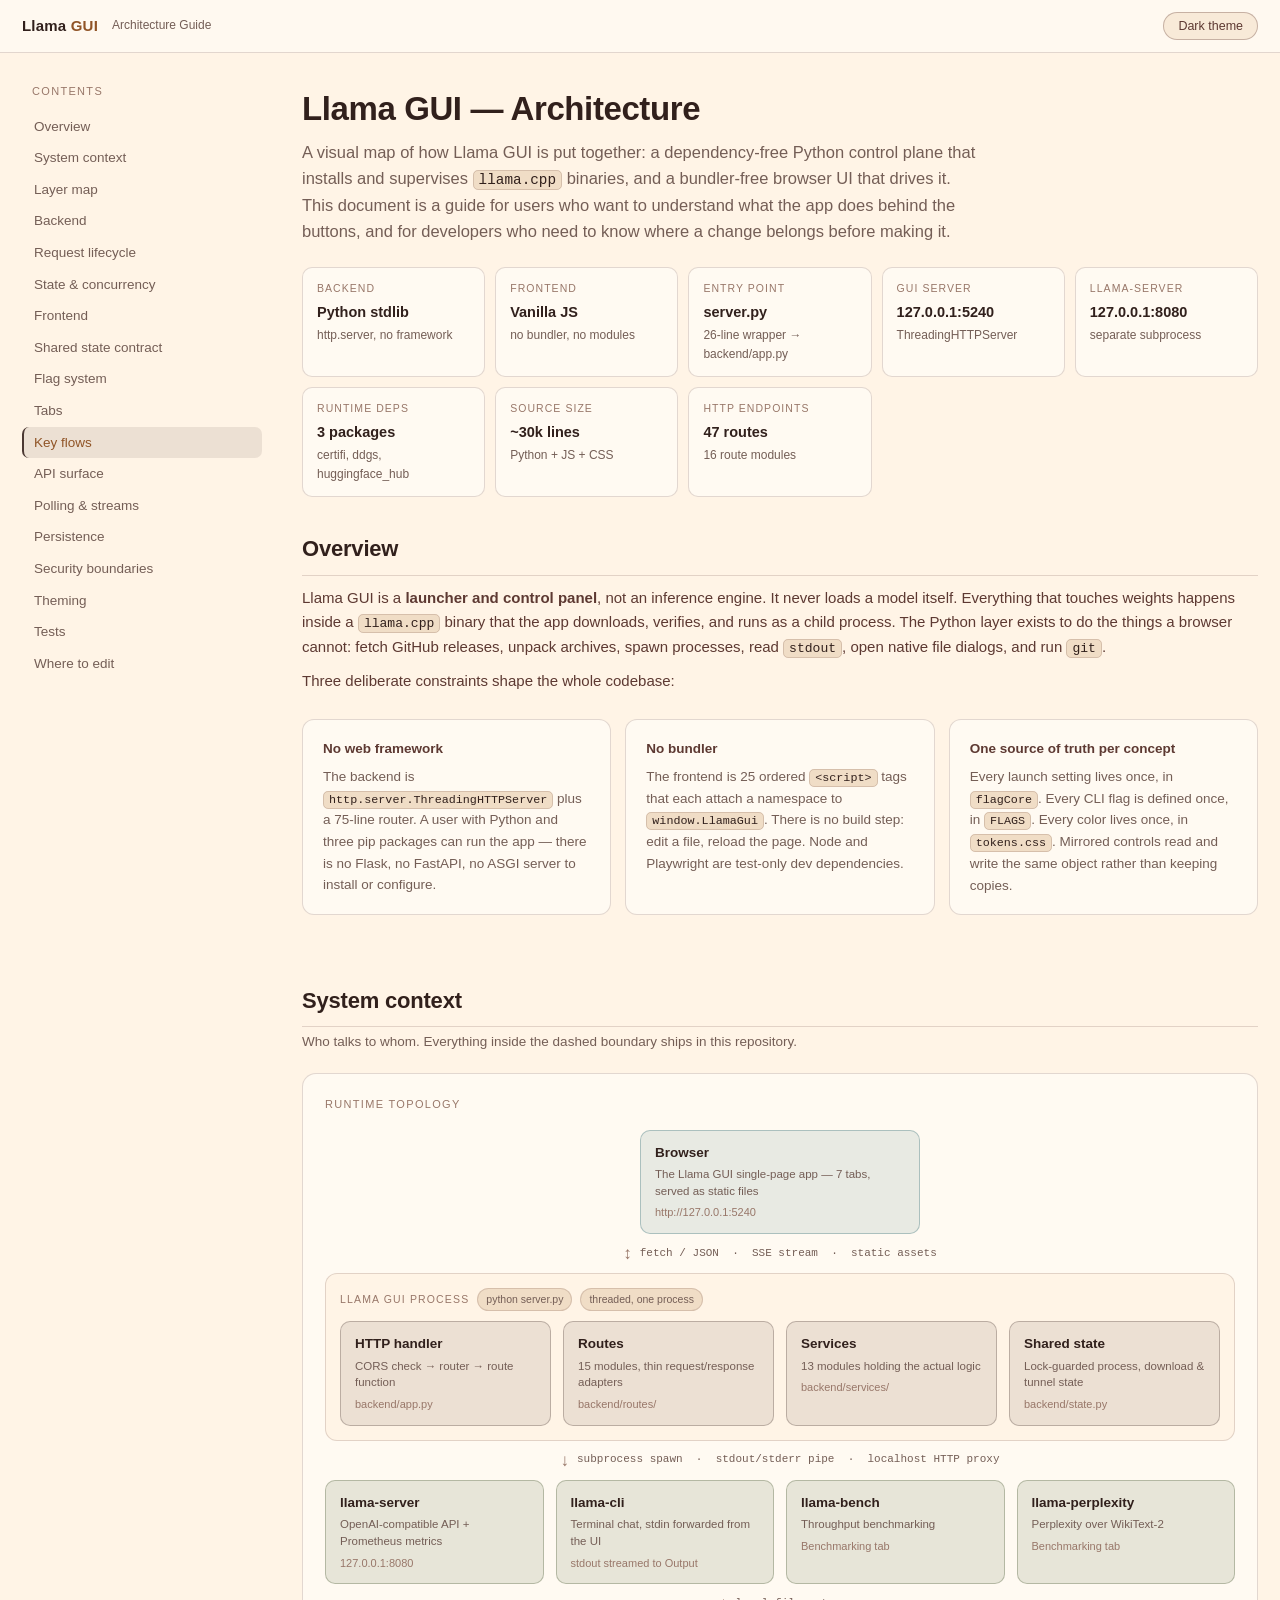
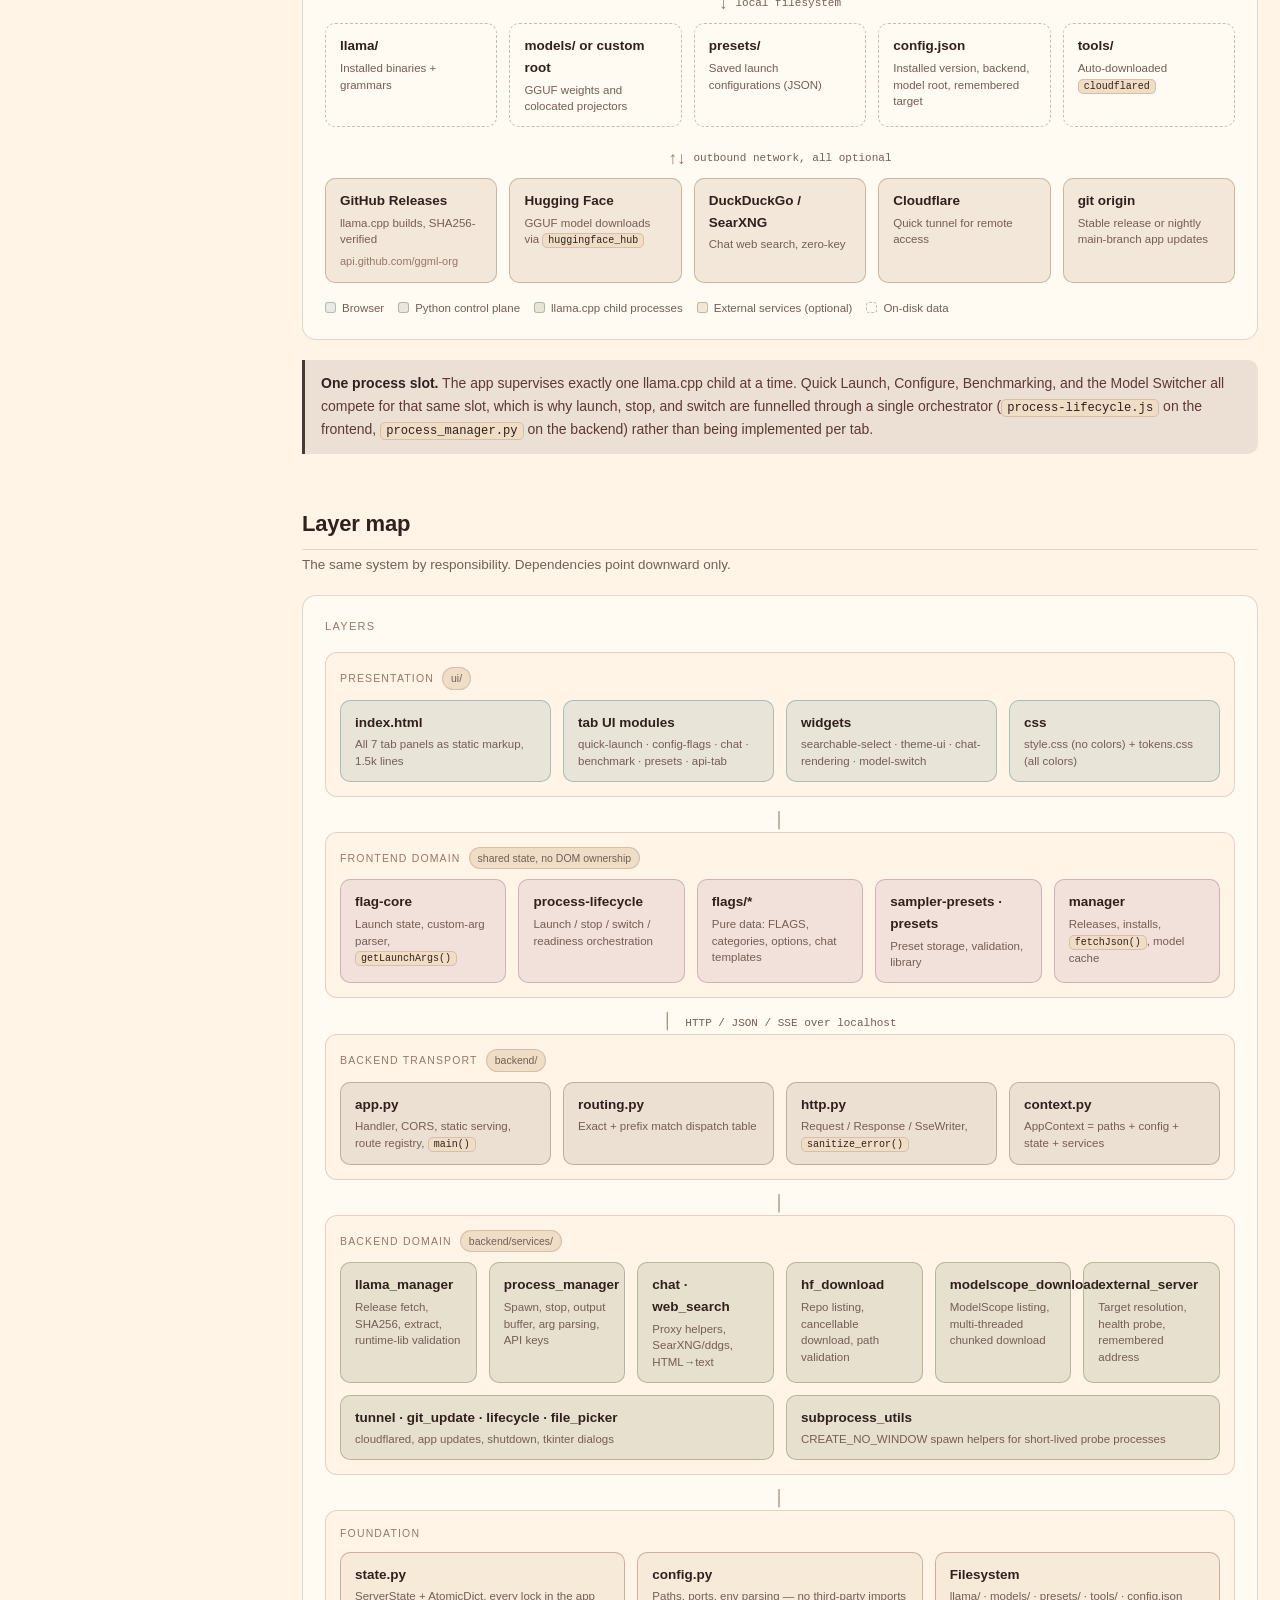
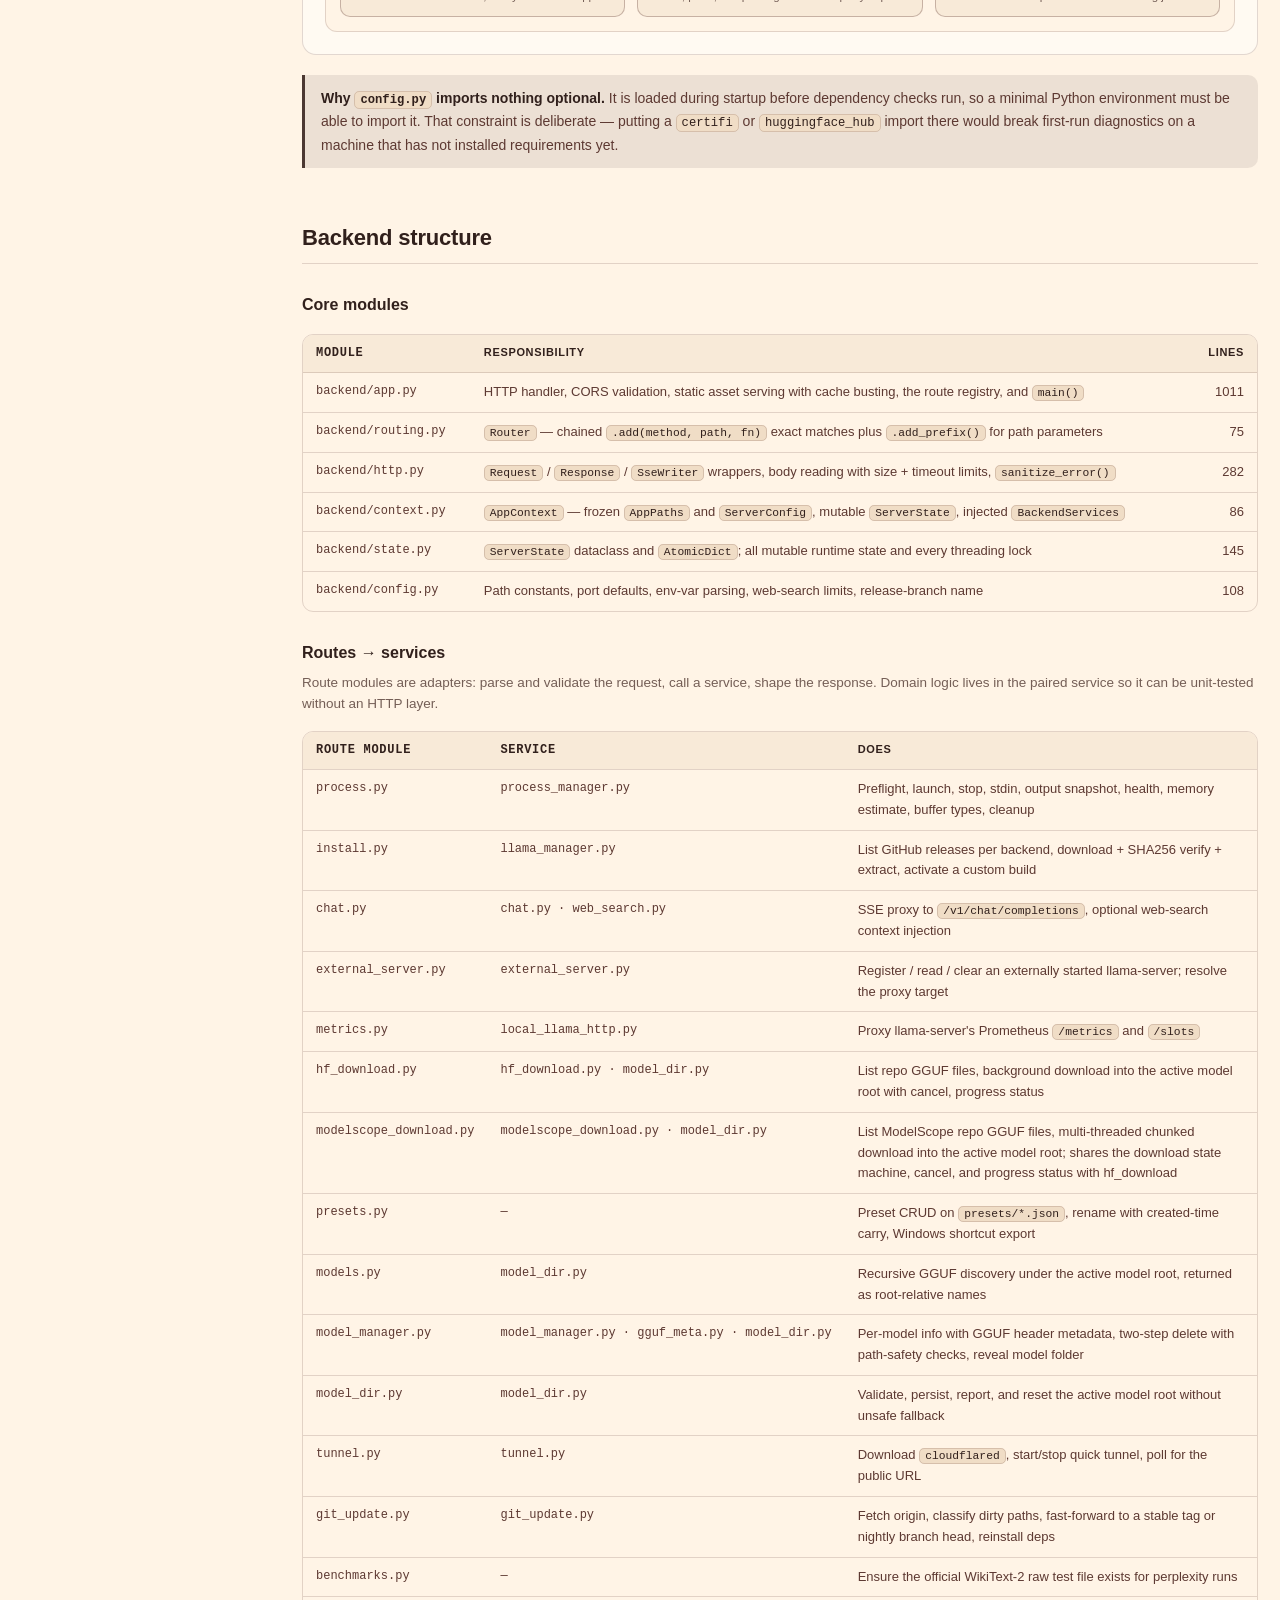
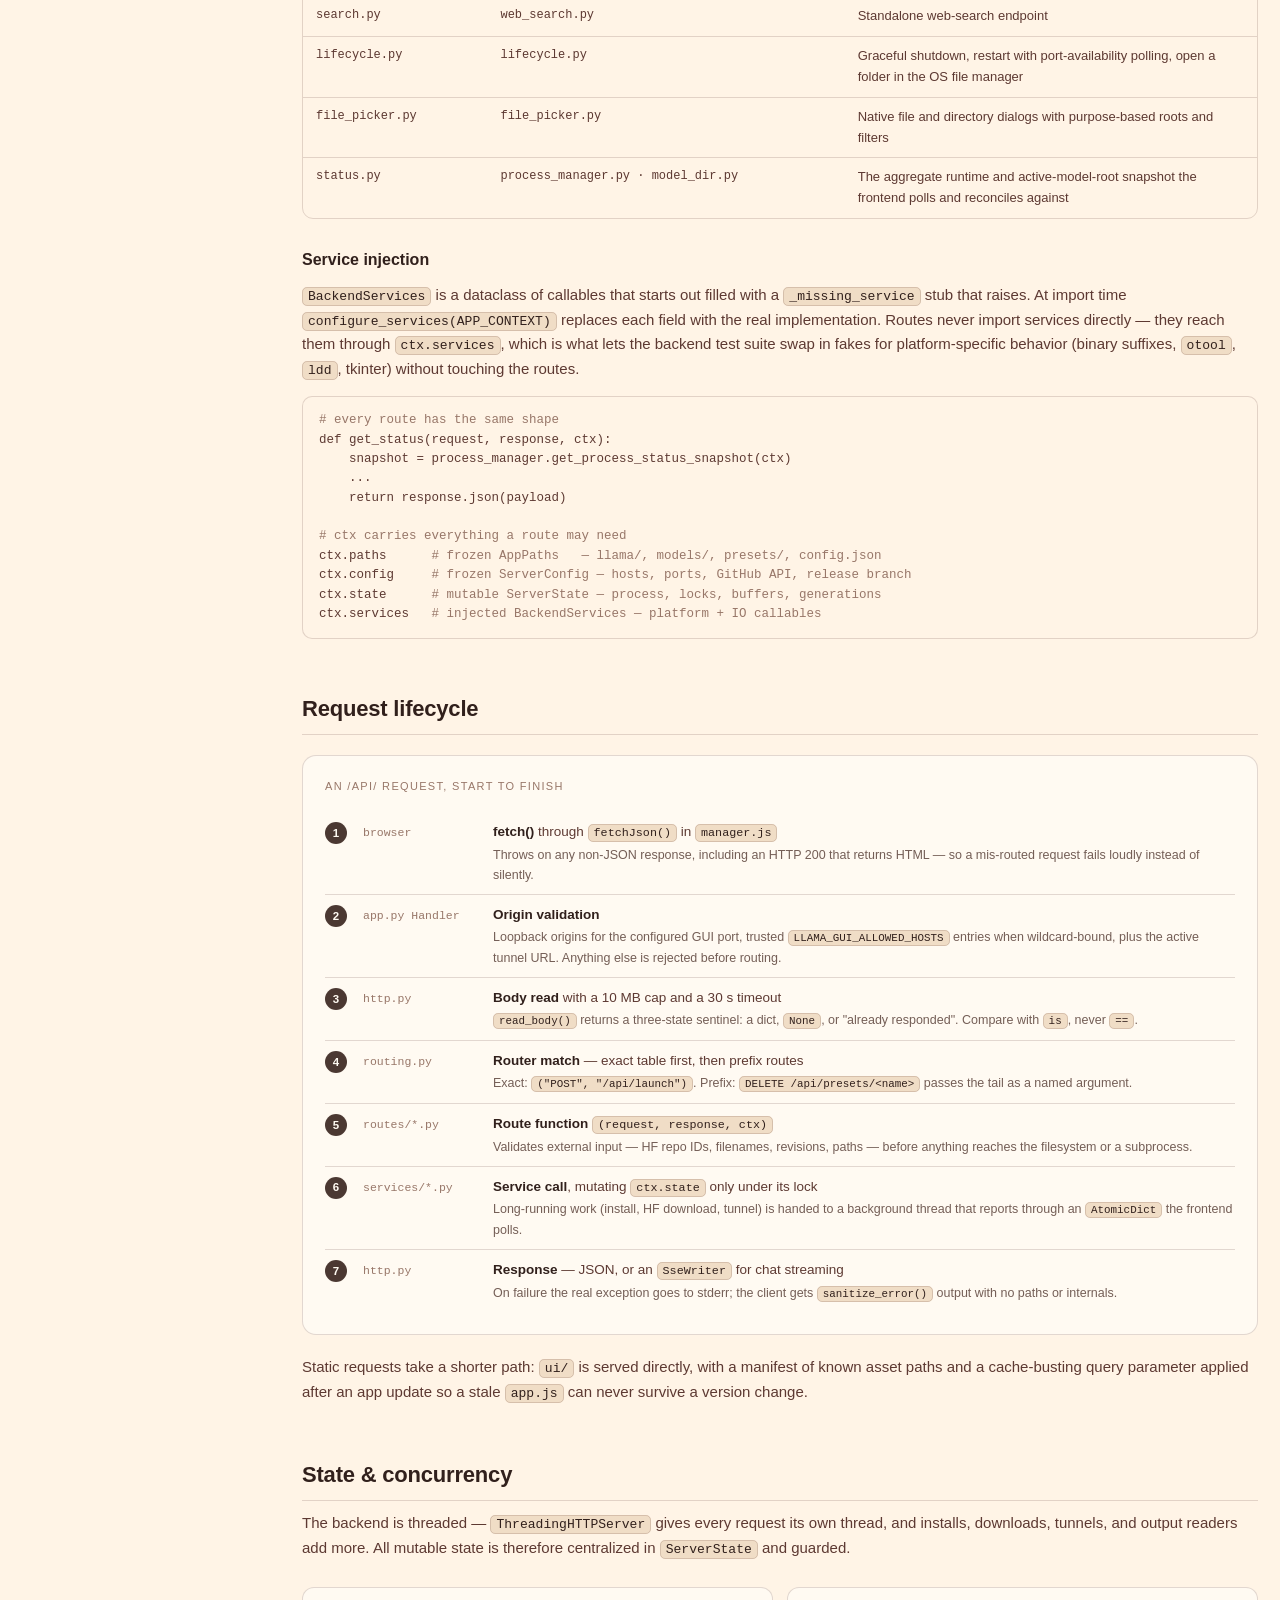
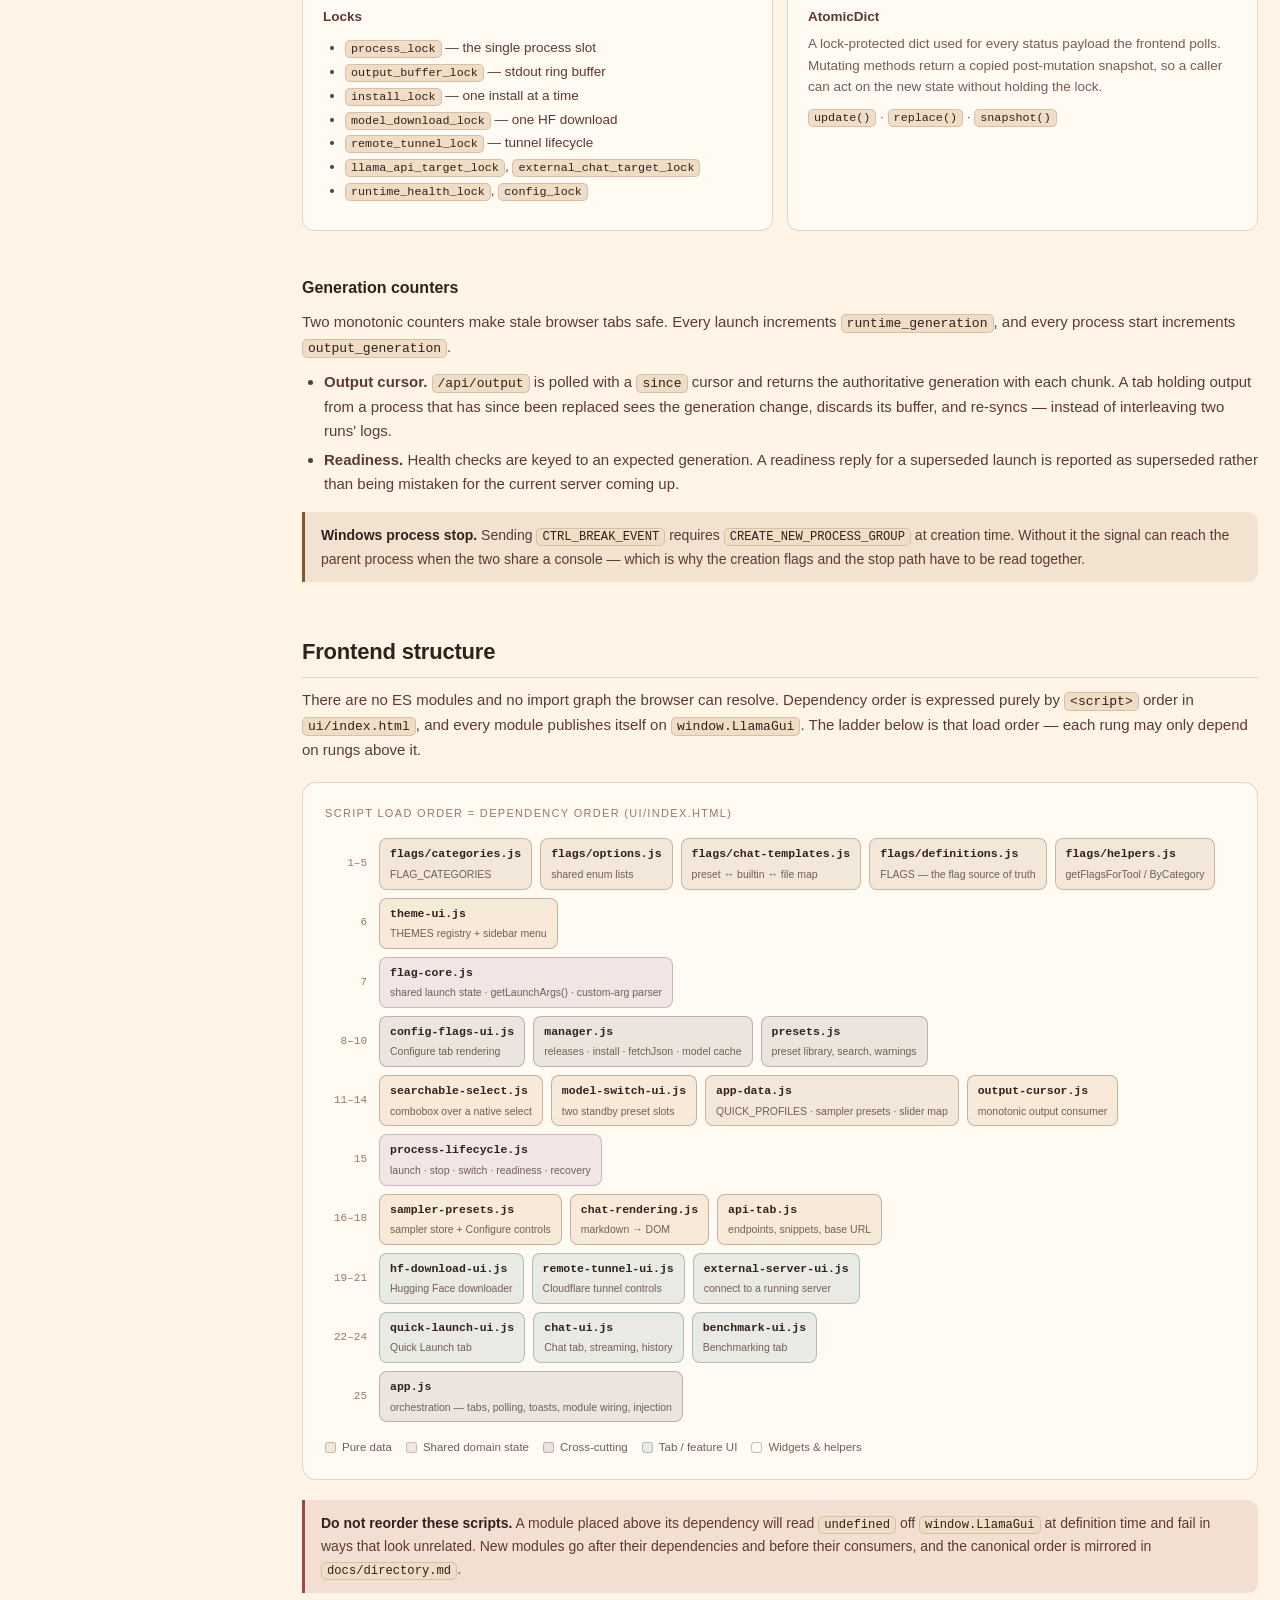
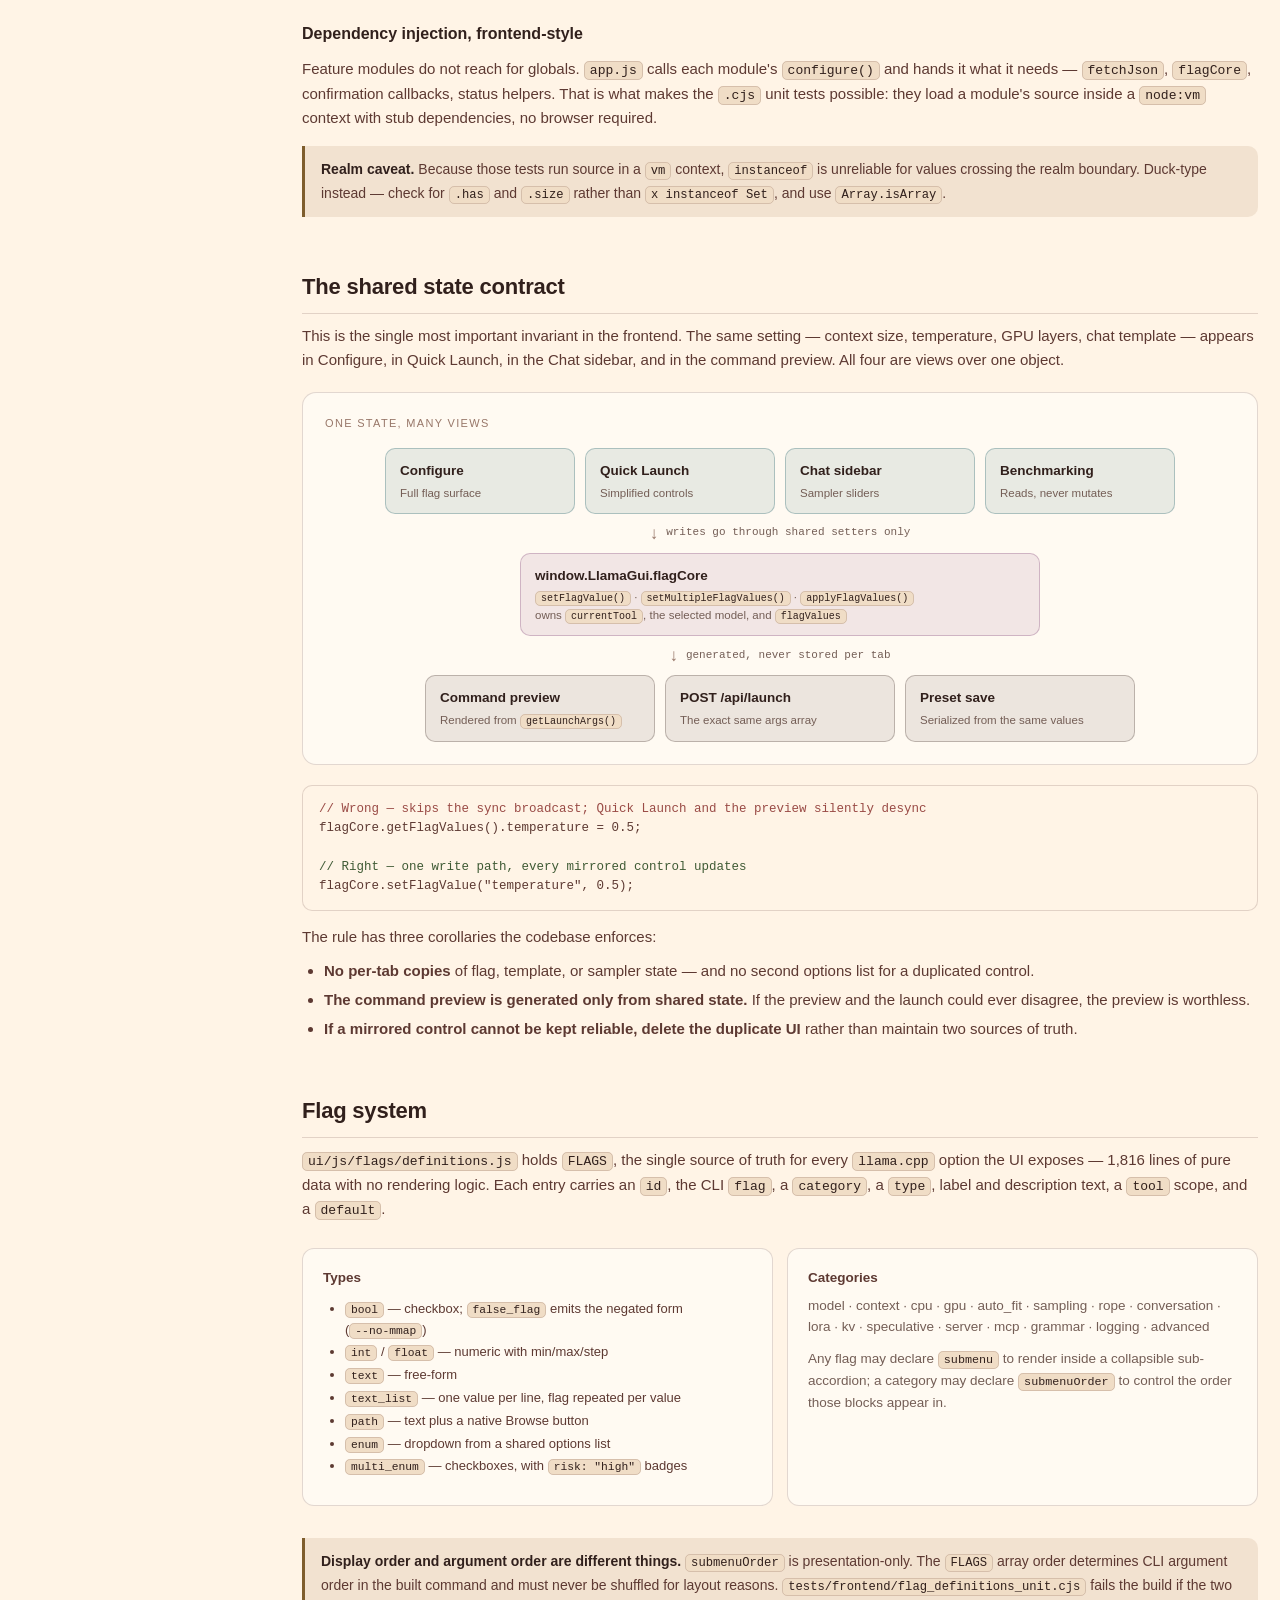
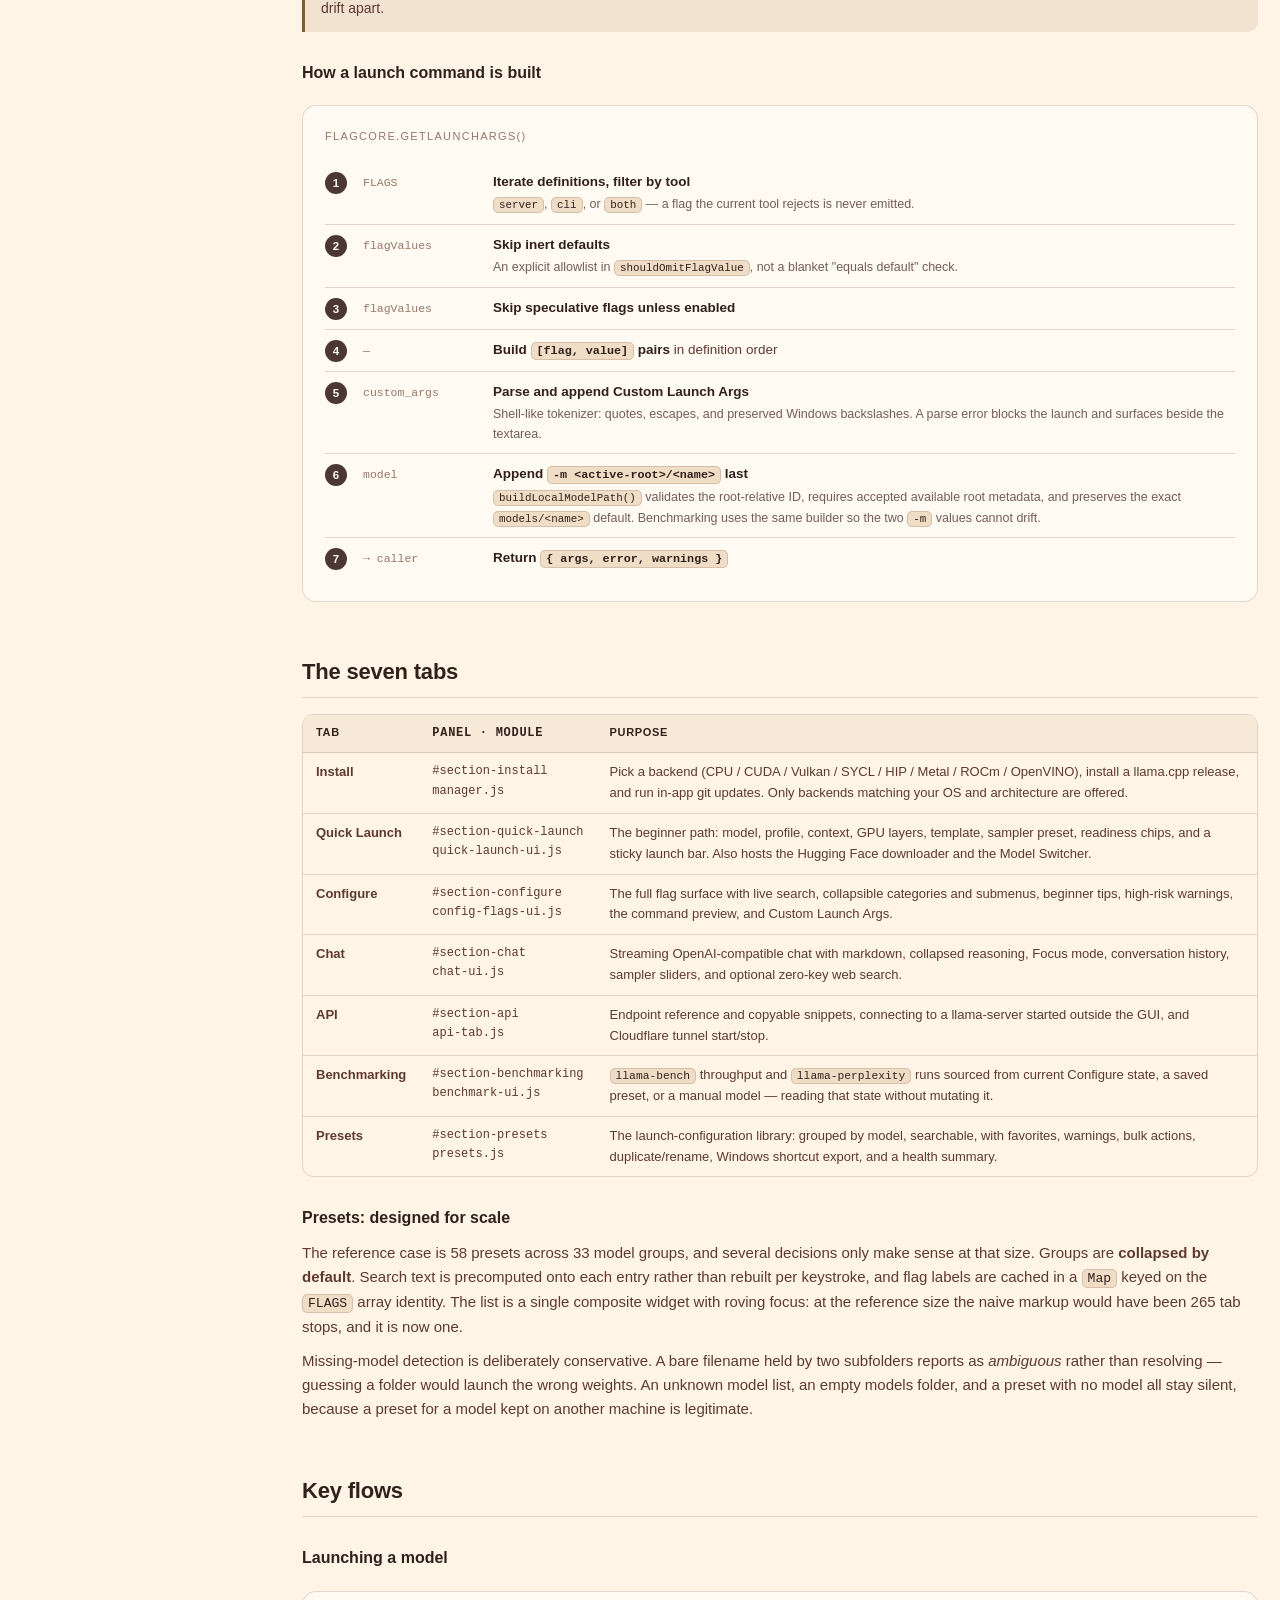
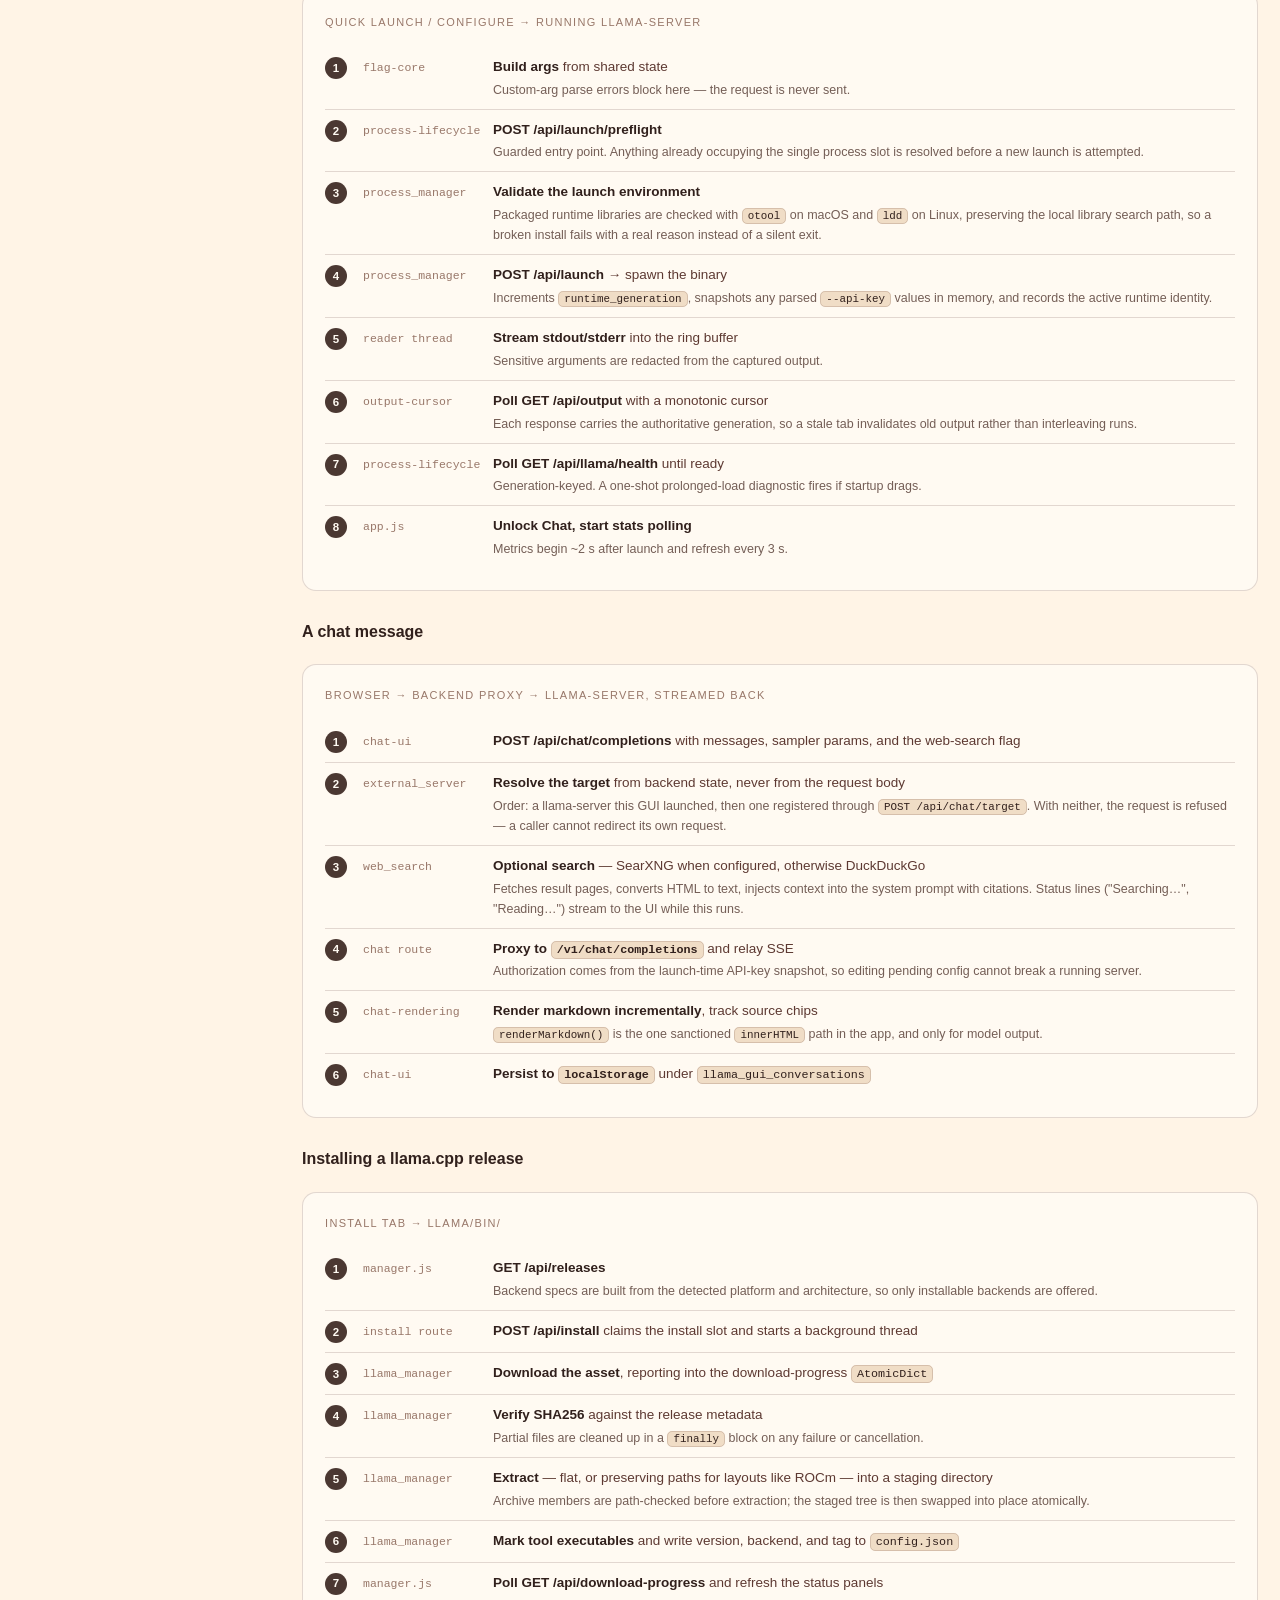
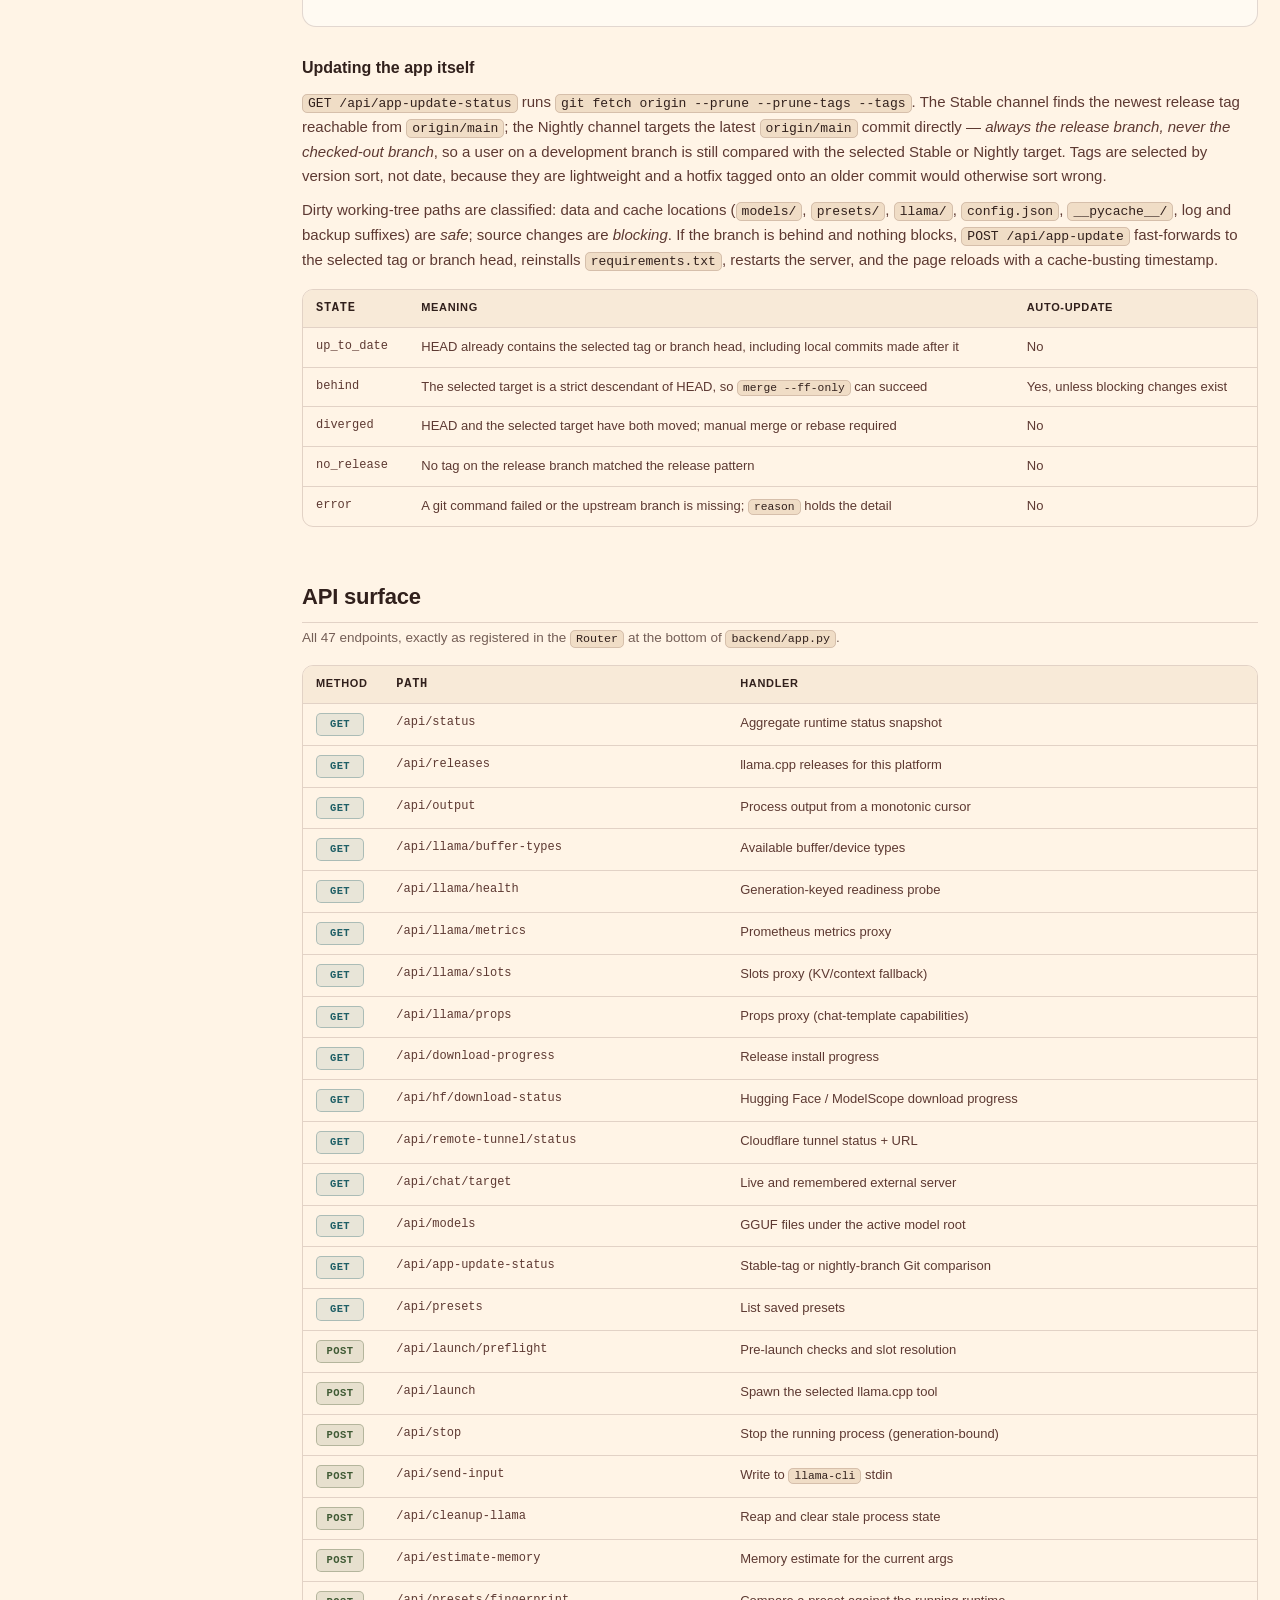
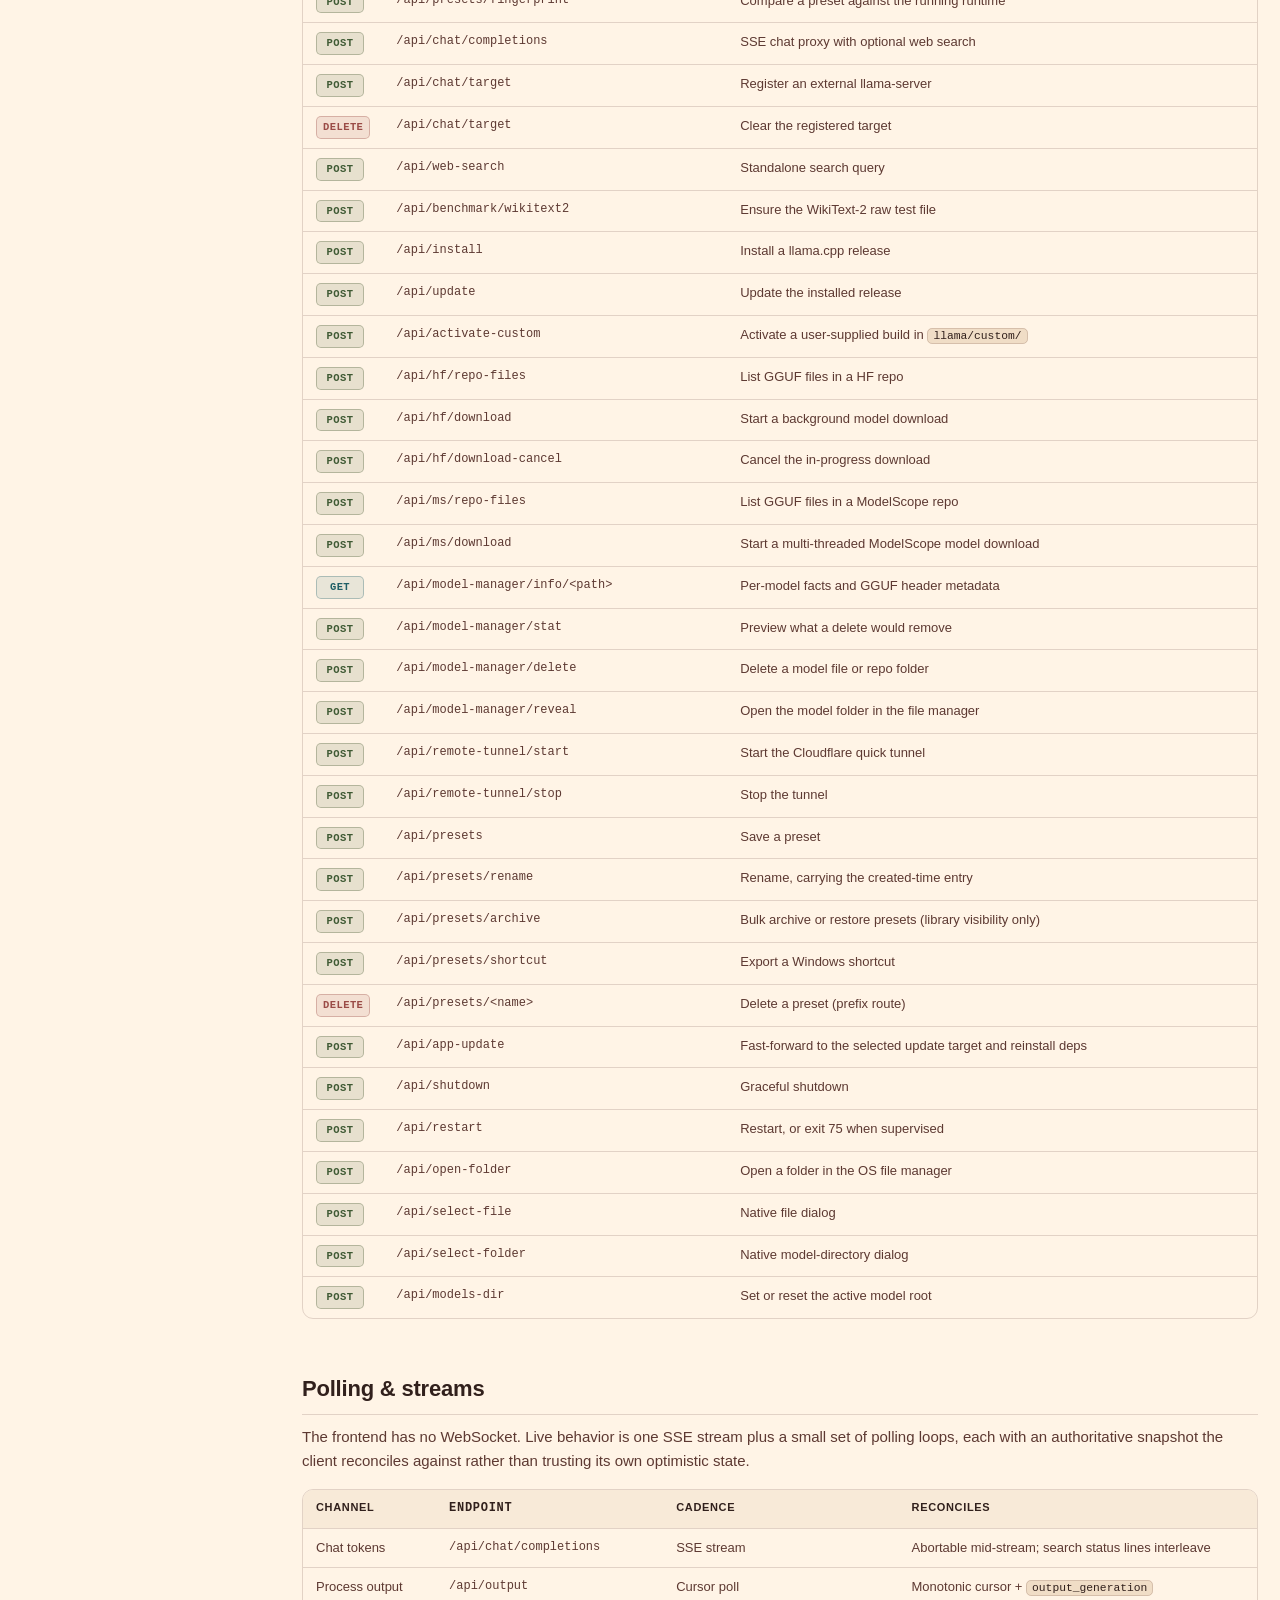
<file: docs/architecture.html>
<!DOCTYPE html>
<html lang="en" data-theme="tokyo">
<head>
<meta charset="utf-8">
<meta name="viewport" content="width=device-width, initial-scale=1">
<title>Llama GUI — Architecture Guide</title>
<style>
/* ------------------------------------------------------------------
   Palette mirrors ui/css/tokens.css (Tokyo = dark, Cappuccino = light)
   so this document looks like the app it documents.
   ------------------------------------------------------------------ */
:root, :root[data-theme="tokyo"] {
    color-scheme: dark;
    --bg-base: #0f111a;
    --bg-surface: #161824;
    --bg-raised: #1c1f2e;
    --bg-elevated: #232738;
    --bg-hover: #2a2e42;
    --fg: #c8cef5;
    --fg-muted: #8b91b0;
    --fg-bright: #eaecf8;
    --fg-faint: #6a7090;
    --accent: #6c9bff;
    --accent-text: #6c9bff;
    --accent-subtle: rgba(108, 155, 255, 0.12);
    --accent-border: rgba(108, 155, 255, 0.30);
    --on-accent: #0a0e1a;
    --green: #6ee08a;
    --green-subtle: rgba(110, 224, 138, 0.12);
    --green-border: rgba(110, 224, 138, 0.30);
    --red: #ff6b8a;
    --red-subtle: rgba(255, 107, 138, 0.12);
    --red-border: rgba(255, 107, 138, 0.30);
    --yellow: #f0c75e;
    --yellow-subtle: rgba(240, 199, 94, 0.12);
    --yellow-border: rgba(240, 199, 94, 0.30);
    --magenta: #c98bff;
    --magenta-subtle: rgba(201, 139, 255, 0.12);
    --magenta-border: rgba(201, 139, 255, 0.30);
    --cyan: #63d8e0;
    --cyan-subtle: rgba(99, 216, 224, 0.12);
    --cyan-border: rgba(99, 216, 224, 0.30);
    --border: rgba(200, 206, 245, 0.14);
    --border-strong: rgba(200, 206, 245, 0.26);
    --shadow: 0 10px 30px rgba(0, 0, 0, 0.35);
}
:root[data-theme="cappuccino"] {
    color-scheme: light;
    --bg-base: #fff4e6;
    --bg-surface: #fffaf2;
    --bg-raised: #f8ead8;
    --bg-elevated: #f0ddc6;
    --bg-hover: #ead2b6;
    --fg: #5d3932;
    --fg-muted: #745e56;
    --fg-bright: #31201c;
    --fg-faint: #987769;
    --accent: #4b3832;
    --accent-text: #905426;
    --accent-subtle: rgba(75, 56, 50, 0.10);
    --accent-border: rgba(75, 56, 50, 0.30);
    --on-accent: #fffaf2;
    --green: #3f5a34;
    --green-subtle: rgba(89, 104, 68, 0.14);
    --green-border: rgba(89, 104, 68, 0.36);
    --red: #9a4b46;
    --red-subtle: rgba(154, 75, 70, 0.12);
    --red-border: rgba(154, 75, 70, 0.32);
    --yellow: #7e5d2d;
    --yellow-subtle: rgba(190, 155, 123, 0.20);
    --yellow-border: rgba(126, 93, 45, 0.34);
    --magenta: #7d3f74;
    --magenta-subtle: rgba(125, 63, 116, 0.10);
    --magenta-border: rgba(125, 63, 116, 0.30);
    --cyan: #1f5f66;
    --cyan-subtle: rgba(31, 95, 102, 0.10);
    --cyan-border: rgba(31, 95, 102, 0.30);
    --border: rgba(93, 57, 50, 0.18);
    --border-strong: rgba(93, 57, 50, 0.32);
    --shadow: 0 10px 26px rgba(93, 57, 50, 0.14);
}

* { box-sizing: border-box; }
html { scroll-behavior: smooth; scroll-padding-top: 84px; }
body {
    margin: 0;
    background: var(--bg-base);
    color: var(--fg);
    font: 15px/1.6 "Segoe UI", -apple-system, BlinkMacSystemFont, Roboto, Helvetica, Arial, sans-serif;
    -webkit-font-smoothing: antialiased;
}
code, .mono, pre {
    font-family: "Cascadia Code", "JetBrains Mono", Consolas, "SF Mono", Menlo, monospace;
}
code {
    background: var(--bg-elevated);
    border: 1px solid var(--border);
    border-radius: 5px;
    padding: 1px 5px;
    font-size: 0.87em;
    color: var(--fg-bright);
    white-space: nowrap;
}
a { color: var(--accent-text); text-decoration: none; }
a:hover { text-decoration: underline; }

/* ---------------- top bar ---------------- */
.topbar {
    position: sticky; top: 0; z-index: 40;
    display: flex; align-items: center; gap: 14px;
    padding: 12px 22px;
    background: color-mix(in srgb, var(--bg-surface) 88%, transparent);
    backdrop-filter: blur(12px);
    border-bottom: 1px solid var(--border);
}
.topbar .brand { font-weight: 700; color: var(--fg-bright); letter-spacing: .2px; }
.topbar .brand span { color: var(--accent-text); }
.topbar .spacer { flex: 1; }
.topbar .meta { font-size: 12px; color: var(--fg-muted); }
.theme-btn {
    border: 1px solid var(--border-strong);
    background: var(--bg-raised);
    color: var(--fg);
    border-radius: 999px;
    padding: 6px 14px;
    font-size: 12.5px;
    cursor: pointer;
}
.theme-btn:hover { background: var(--bg-hover); }

/* ---------------- layout ---------------- */
.shell {
    display: grid;
    grid-template-columns: 246px minmax(0, 1fr);
    gap: 34px;
    max-width: 1360px;
    margin: 0 auto;
    padding: 30px 22px 90px;
}
nav.toc {
    position: sticky; top: 74px;
    align-self: start;
    max-height: calc(100vh - 100px);
    overflow-y: auto;
    font-size: 13.5px;
    padding-right: 6px;
}
nav.toc .toc-title {
    font-size: 11px; letter-spacing: .12em; text-transform: uppercase;
    color: var(--fg-faint); margin: 0 0 10px 10px;
}
nav.toc a {
    display: block;
    padding: 5px 10px;
    border-radius: 7px;
    color: var(--fg-muted);
    border-left: 2px solid transparent;
}
nav.toc a:hover { background: var(--bg-raised); color: var(--fg-bright); text-decoration: none; }
nav.toc a.active { color: var(--accent-text); border-left-color: var(--accent); background: var(--accent-subtle); }

main { min-width: 0; }

/* ---------------- typography ---------------- */
h1 { font-size: 33px; line-height: 1.2; margin: 6px 0 10px; color: var(--fg-bright); letter-spacing: -.4px; }
h2 {
    font-size: 22px; margin: 52px 0 6px; color: var(--fg-bright);
    padding-bottom: 8px; border-bottom: 1px solid var(--border); letter-spacing: -.2px;
}
h2:first-of-type { margin-top: 34px; }
h3 { font-size: 16px; margin: 28px 0 8px; color: var(--fg-bright); }
h4 { font-size: 13.5px; margin: 20px 0 6px; color: var(--fg); }
p { margin: 10px 0; }
.lede { font-size: 16.5px; color: var(--fg-muted); max-width: 74ch; }
.sub { color: var(--fg-muted); font-size: 13.5px; margin-top: -2px; }
ul, ol { margin: 10px 0; padding-left: 22px; }
li { margin: 5px 0; }
.tight li { margin: 2px 0; }

/* ---------------- cards / callouts ---------------- */
.card {
    background: var(--bg-surface);
    border: 1px solid var(--border);
    border-radius: 12px;
    padding: 18px 20px;
    margin: 16px 0;
}
.note {
    border-left: 3px solid var(--accent);
    background: var(--accent-subtle);
    border-radius: 0 10px 10px 0;
    padding: 12px 16px;
    margin: 16px 0;
    font-size: 14px;
}
.note.warn { border-left-color: var(--yellow); background: var(--yellow-subtle); }
.note.rule { border-left-color: var(--red); background: var(--red-subtle); }
.note strong { color: var(--fg-bright); }

.factgrid {
    display: grid;
    grid-template-columns: repeat(auto-fit, minmax(168px, 1fr));
    gap: 10px;
    margin: 22px 0 6px;
}
.fact {
    background: var(--bg-surface);
    border: 1px solid var(--border);
    border-radius: 10px;
    padding: 12px 14px;
}
.fact .k { font-size: 10.5px; text-transform: uppercase; letter-spacing: .1em; color: var(--fg-faint); }
.fact .v { font-size: 14.5px; color: var(--fg-bright); margin-top: 4px; font-weight: 600; }
.fact .v small { font-weight: 400; color: var(--fg-muted); font-size: 12px; display: block; margin-top: 2px; }

/* ---------------- diagram primitives ---------------- */
.diagram {
    background: var(--bg-surface);
    border: 1px solid var(--border);
    border-radius: 14px;
    padding: 22px;
    margin: 20px 0;
    overflow-x: auto;
}
.diagram-title {
    font-size: 11px; letter-spacing: .12em; text-transform: uppercase;
    color: var(--fg-faint); margin-bottom: 16px;
}
.row { display: flex; gap: 12px; flex-wrap: wrap; align-items: stretch; }
.row.center { justify-content: center; }
.col { display: flex; flex-direction: column; gap: 12px; }

.node {
    background: var(--bg-raised);
    border: 1px solid var(--border-strong);
    border-radius: 10px;
    padding: 11px 14px;
    min-width: 132px;
    flex: 1 1 132px;
}
.node .t { font-size: 13.5px; font-weight: 650; color: var(--fg-bright); }
.node .d { font-size: 11.5px; color: var(--fg-muted); margin-top: 3px; line-height: 1.45; }
.node .p { font-size: 11px; color: var(--fg-faint); margin-top: 5px; }

.node.accent { border-color: var(--accent-border); background: var(--accent-subtle); }
.node.green  { border-color: var(--green-border);  background: var(--green-subtle); }
.node.yellow { border-color: var(--yellow-border); background: var(--yellow-subtle); }
.node.red    { border-color: var(--red-border);    background: var(--red-subtle); }
.node.magenta{ border-color: var(--magenta-border);background: var(--magenta-subtle); }
.node.cyan   { border-color: var(--cyan-border);   background: var(--cyan-subtle); }
.node.ghost  { background: transparent; border-style: dashed; }

.band {
    border: 1px solid var(--border);
    border-radius: 12px;
    padding: 14px;
    background: var(--bg-base);
}
.band > .band-label {
    font-size: 10.5px; letter-spacing: .11em; text-transform: uppercase;
    color: var(--fg-faint); margin-bottom: 10px; display: flex; gap: 8px; align-items: center;
}
.band > .band-label .pill {
    background: var(--bg-elevated); border: 1px solid var(--border);
    border-radius: 999px; padding: 2px 8px; letter-spacing: 0; text-transform: none;
    color: var(--fg-muted); font-size: 10.5px;
}

.arrow {
    display: flex; align-items: center; justify-content: center;
    color: var(--fg-faint); font-size: 17px; padding: 6px 0;
}
.arrow small {
    font-size: 11px; color: var(--fg-muted); margin-left: 8px;
    font-family: "Cascadia Code", Consolas, monospace;
}
.vline { text-align: center; color: var(--fg-faint); font-size: 15px; line-height: 1; padding: 5px 0; }

/* dependency ladder */
.ladder { display: flex; flex-direction: column; gap: 8px; }
.rung {
    display: grid;
    grid-template-columns: 42px minmax(0, 1fr);
    gap: 12px;
    align-items: center;
}
.rung .lvl {
    font-size: 11px; color: var(--fg-faint); text-align: right;
    font-family: "Cascadia Code", Consolas, monospace;
}
.rung .items { display: flex; gap: 8px; flex-wrap: wrap; }
.chip {
    display: inline-flex; flex-direction: column;
    background: var(--bg-raised);
    border: 1px solid var(--border-strong);
    border-radius: 8px;
    padding: 6px 10px;
    font-size: 12px;
}
.chip b { color: var(--fg-bright); font-weight: 620; font-family: "Cascadia Code", Consolas, monospace; font-size: 11.5px; }
.chip i { font-style: normal; color: var(--fg-muted); font-size: 10.5px; margin-top: 2px; }
.chip.accent { border-color: var(--accent-border); background: var(--accent-subtle); }
.chip.green  { border-color: var(--green-border);  background: var(--green-subtle); }
.chip.cyan   { border-color: var(--cyan-border);   background: var(--cyan-subtle); }
.chip.magenta{ border-color: var(--magenta-border);background: var(--magenta-subtle); }
.chip.yellow { border-color: var(--yellow-border); background: var(--yellow-subtle); }

/* sequence diagram */
.seq { display: flex; flex-direction: column; gap: 0; }
.seq-step {
    display: grid;
    grid-template-columns: 26px 118px minmax(0, 1fr);
    gap: 12px;
    align-items: start;
    padding: 9px 0;
    border-top: 1px solid var(--border);
}
.seq-step:first-child { border-top: none; }
.seq-step .n {
    width: 22px; height: 22px; border-radius: 50%;
    background: var(--accent); color: var(--on-accent);
    display: flex; align-items: center; justify-content: center;
    font-size: 11.5px; font-weight: 700; margin-top: 1px;
}
.seq-step .who {
    font-size: 11.5px; font-family: "Cascadia Code", Consolas, monospace;
    color: var(--fg-faint); padding-top: 3px; word-break: break-word;
}
.seq-step .what { font-size: 13.5px; }
.seq-step .what b { color: var(--fg-bright); font-weight: 620; }
.seq-step .what em { font-style: normal; color: var(--fg-muted); font-size: 12.5px; display: block; margin-top: 2px; }

/* tables */
.tablewrap { overflow-x: auto; margin: 16px 0; border: 1px solid var(--border); border-radius: 11px; }
table { border-collapse: collapse; width: 100%; font-size: 13px; }
th, td { text-align: left; padding: 9px 13px; border-bottom: 1px solid var(--border); vertical-align: top; }
th {
    background: var(--bg-raised); color: var(--fg-bright); font-weight: 620;
    font-size: 11px; letter-spacing: .06em; text-transform: uppercase; white-space: nowrap;
}
tr:last-child td { border-bottom: none; }
tbody tr:hover { background: var(--bg-raised); }
td.mono, th.mono { font-family: "Cascadia Code", Consolas, monospace; font-size: 12px; white-space: nowrap; }
.verb {
    display: inline-block; min-width: 48px; text-align: center;
    font-size: 10.5px; font-weight: 700; letter-spacing: .04em;
    border-radius: 5px; padding: 2px 6px; font-family: "Cascadia Code", Consolas, monospace;
}
.verb.get { background: var(--cyan-subtle); color: var(--cyan); border: 1px solid var(--cyan-border); }
.verb.post { background: var(--green-subtle); color: var(--green); border: 1px solid var(--green-border); }
.verb.del { background: var(--red-subtle); color: var(--red); border: 1px solid var(--red-border); }

pre {
    background: var(--bg-base);
    border: 1px solid var(--border);
    border-radius: 10px;
    padding: 14px 16px;
    overflow-x: auto;
    font-size: 12.5px;
    line-height: 1.55;
    margin: 14px 0;
    color: var(--fg);
}
pre .c { color: var(--fg-faint); }
pre .g { color: var(--green); }
pre .r { color: var(--red); }

.legend { display: flex; flex-wrap: wrap; gap: 14px; margin-top: 16px; font-size: 11.5px; color: var(--fg-muted); }
.legend span { display: inline-flex; align-items: center; gap: 6px; }
.legend i { width: 11px; height: 11px; border-radius: 3px; display: inline-block; border: 1px solid var(--border-strong); }

.two { display: grid; grid-template-columns: repeat(auto-fit, minmax(280px, 1fr)); gap: 14px; }

footer {
    max-width: 1360px; margin: 0 auto; padding: 26px 22px 50px;
    color: var(--fg-faint); font-size: 12.5px; border-top: 1px solid var(--border);
}

@media (max-width: 900px) {
    .shell { grid-template-columns: minmax(0, 1fr); gap: 0; }
    nav.toc { display: none; }
    .seq-step { grid-template-columns: 26px minmax(0, 1fr); }
    .seq-step .who { display: none; }
}
</style>
</head>
<body>

<div class="topbar">
    <div class="brand">Llama<span>&nbsp;GUI</span></div>
    <div class="meta">Architecture Guide</div>
    <div class="spacer"></div>
    <button class="theme-btn" id="theme-toggle" type="button">Light theme</button>
</div>

<div class="shell">

<nav class="toc">
    <p class="toc-title">Contents</p>
    <a href="#overview">Overview</a>
    <a href="#context">System context</a>
    <a href="#layers">Layer map</a>
    <a href="#backend">Backend</a>
    <a href="#request">Request lifecycle</a>
    <a href="#state">State &amp; concurrency</a>
    <a href="#frontend">Frontend</a>
    <a href="#flagcore">Shared state contract</a>
    <a href="#flags">Flag system</a>
    <a href="#tabs">Tabs</a>
    <a href="#flows">Key flows</a>
    <a href="#api">API surface</a>
    <a href="#polling">Polling &amp; streams</a>
    <a href="#persistence">Persistence</a>
    <a href="#security">Security boundaries</a>
    <a href="#themes">Theming</a>
    <a href="#tests">Tests</a>
    <a href="#extend">Where to edit</a>
</nav>

<main>

<h1>Llama GUI — Architecture</h1>
<p class="lede">
    A visual map of how Llama GUI is put together: a dependency-free Python control plane that installs and
    supervises <code>llama.cpp</code> binaries, and a bundler-free browser UI that drives it. This document is a guide
    for users who want to understand what the app does behind the buttons, and for developers who need to know where a
    change belongs before making it.
</p>

<div class="factgrid">
    <div class="fact"><div class="k">Backend</div><div class="v">Python stdlib<small>http.server, no framework</small></div></div>
    <div class="fact"><div class="k">Frontend</div><div class="v">Vanilla JS<small>no bundler, no modules</small></div></div>
    <div class="fact"><div class="k">Entry point</div><div class="v">server.py<small>26-line wrapper → backend/app.py</small></div></div>
    <div class="fact"><div class="k">GUI server</div><div class="v">127.0.0.1:5240<small>ThreadingHTTPServer</small></div></div>
    <div class="fact"><div class="k">llama-server</div><div class="v">127.0.0.1:8080<small>separate subprocess</small></div></div>
    <div class="fact"><div class="k">Runtime deps</div><div class="v">3 packages<small>certifi, ddgs, huggingface_hub</small></div></div>
    <div class="fact"><div class="k">Source size</div><div class="v">~30k lines<small>Python + JS + CSS</small></div></div>
    <div class="fact"><div class="k">HTTP endpoints</div><div class="v">47 routes<small>16 route modules</small></div></div>
</div>

<h2 id="overview">Overview</h2>

<p>
    Llama GUI is a <strong>launcher and control panel</strong>, not an inference engine. It never loads a model itself.
    Everything that touches weights happens inside a <code>llama.cpp</code> binary that the app downloads, verifies,
    and runs as a child process. The Python layer exists to do the things a browser cannot: fetch GitHub releases,
    unpack archives, spawn processes, read <code>stdout</code>, open native file dialogs, and run <code>git</code>.
</p>

<p>Three deliberate constraints shape the whole codebase:</p>

<div class="two">
    <div class="card">
        <h4 style="margin-top:0">No web framework</h4>
        <p class="sub" style="margin:0">
            The backend is <code>http.server.ThreadingHTTPServer</code> plus a 75-line router. A user with Python and
            three pip packages can run the app — there is no Flask, no FastAPI, no ASGI server to install or configure.
        </p>
    </div>
    <div class="card">
        <h4 style="margin-top:0">No bundler</h4>
        <p class="sub" style="margin:0">
            The frontend is 25 ordered <code>&lt;script&gt;</code> tags that each attach a namespace to
            <code>window.LlamaGui</code>. There is no build step: edit a file, reload the page. Node and Playwright are
            test-only dev dependencies.
        </p>
    </div>
    <div class="card">
        <h4 style="margin-top:0">One source of truth per concept</h4>
        <p class="sub" style="margin:0">
            Every launch setting lives once, in <code>flagCore</code>. Every CLI flag is defined once, in
            <code>FLAGS</code>. Every color lives once, in <code>tokens.css</code>. Mirrored controls read and write
            the same object rather than keeping copies.
        </p>
    </div>
</div>

<h2 id="context">System context</h2>
<p class="sub">Who talks to whom. Everything inside the dashed boundary ships in this repository.</p>

<div class="diagram">
    <div class="diagram-title">Runtime topology</div>

    <div class="row center">
        <div class="node cyan" style="max-width:280px">
            <div class="t">Browser</div>
            <div class="d">The Llama GUI single-page app — 7 tabs, served as static files</div>
            <div class="p">http://127.0.0.1:5240</div>
        </div>
    </div>

    <div class="arrow">↕ <small>fetch / JSON &nbsp;·&nbsp; SSE stream &nbsp;·&nbsp; static assets</small></div>

    <div class="band">
        <div class="band-label">Llama GUI process <span class="pill">python server.py</span> <span class="pill">threaded, one process</span></div>
        <div class="row">
            <div class="node accent">
                <div class="t">HTTP handler</div>
                <div class="d">CORS check → router → route function</div>
                <div class="p">backend/app.py</div>
            </div>
            <div class="node accent">
                <div class="t">Routes</div>
                <div class="d">15 modules, thin request/response adapters</div>
                <div class="p">backend/routes/</div>
            </div>
            <div class="node accent">
                <div class="t">Services</div>
                <div class="d">13 modules holding the actual logic</div>
                <div class="p">backend/services/</div>
            </div>
            <div class="node accent">
                <div class="t">Shared state</div>
                <div class="d">Lock-guarded process, download &amp; tunnel state</div>
                <div class="p">backend/state.py</div>
            </div>
        </div>
    </div>

    <div class="arrow">↓ <small>subprocess spawn &nbsp;·&nbsp; stdout/stderr pipe &nbsp;·&nbsp; localhost HTTP proxy</small></div>

    <div class="row">
        <div class="node green">
            <div class="t">llama-server</div>
            <div class="d">OpenAI-compatible API + Prometheus metrics</div>
            <div class="p">127.0.0.1:8080</div>
        </div>
        <div class="node green">
            <div class="t">llama-cli</div>
            <div class="d">Terminal chat, stdin forwarded from the UI</div>
            <div class="p">stdout streamed to Output</div>
        </div>
        <div class="node green">
            <div class="t">llama-bench</div>
            <div class="d">Throughput benchmarking</div>
            <div class="p">Benchmarking tab</div>
        </div>
        <div class="node green">
            <div class="t">llama-perplexity</div>
            <div class="d">Perplexity over WikiText-2</div>
            <div class="p">Benchmarking tab</div>
        </div>
    </div>

    <div class="arrow">↓ <small>local filesystem</small></div>

    <div class="row">
        <div class="node ghost"><div class="t">llama/</div><div class="d">Installed binaries + grammars</div></div>
        <div class="node ghost"><div class="t">models/ or custom root</div><div class="d">GGUF weights and colocated projectors</div></div>
        <div class="node ghost"><div class="t">presets/</div><div class="d">Saved launch configurations (JSON)</div></div>
        <div class="node ghost"><div class="t">config.json</div><div class="d">Installed version, backend, model root, remembered target</div></div>
        <div class="node ghost"><div class="t">tools/</div><div class="d">Auto-downloaded <code>cloudflared</code></div></div>
    </div>

    <div class="arrow" style="padding-top:18px">↑↓ <small>outbound network, all optional</small></div>

    <div class="row">
        <div class="node yellow"><div class="t">GitHub Releases</div><div class="d">llama.cpp builds, SHA256-verified</div><div class="p">api.github.com/ggml-org</div></div>
        <div class="node yellow"><div class="t">Hugging Face</div><div class="d">GGUF model downloads via <code>huggingface_hub</code></div></div>
        <div class="node yellow"><div class="t">DuckDuckGo / SearXNG</div><div class="d">Chat web search, zero-key</div></div>
        <div class="node yellow"><div class="t">Cloudflare</div><div class="d">Quick tunnel for remote access</div></div>
        <div class="node yellow"><div class="t">git origin</div><div class="d">Stable release or nightly main-branch app updates</div></div>
    </div>

    <div class="legend">
        <span><i style="background:var(--cyan-subtle);border-color:var(--cyan-border)"></i> Browser</span>
        <span><i style="background:var(--accent-subtle);border-color:var(--accent-border)"></i> Python control plane</span>
        <span><i style="background:var(--green-subtle);border-color:var(--green-border)"></i> llama.cpp child processes</span>
        <span><i style="background:var(--yellow-subtle);border-color:var(--yellow-border)"></i> External services (optional)</span>
        <span><i style="border-style:dashed;background:transparent"></i> On-disk data</span>
    </div>
</div>

<div class="note">
    <strong>One process slot.</strong> The app supervises exactly one llama.cpp child at a time. Quick Launch,
    Configure, Benchmarking, and the Model Switcher all compete for that same slot, which is why launch, stop, and
    switch are funnelled through a single orchestrator (<code>process-lifecycle.js</code> on the frontend,
    <code>process_manager.py</code> on the backend) rather than being implemented per tab.
</div>

<h2 id="layers">Layer map</h2>
<p class="sub">The same system by responsibility. Dependencies point downward only.</p>

<div class="diagram">
    <div class="diagram-title">Layers</div>

    <div class="band" style="margin-bottom:10px">
        <div class="band-label">Presentation <span class="pill">ui/</span></div>
        <div class="row">
            <div class="node cyan"><div class="t">index.html</div><div class="d">All 7 tab panels as static markup, 1.5k lines</div></div>
            <div class="node cyan"><div class="t">tab UI modules</div><div class="d">quick-launch · config-flags · chat · benchmark · presets · api-tab</div></div>
            <div class="node cyan"><div class="t">widgets</div><div class="d">searchable-select · theme-ui · chat-rendering · model-switch</div></div>
            <div class="node cyan"><div class="t">css</div><div class="d">style.css (no colors) + tokens.css (all colors)</div></div>
        </div>
    </div>
    <div class="vline">│</div>

    <div class="band" style="margin-bottom:10px">
        <div class="band-label">Frontend domain <span class="pill">shared state, no DOM ownership</span></div>
        <div class="row">
            <div class="node magenta"><div class="t">flag-core</div><div class="d">Launch state, custom-arg parser, <code>getLaunchArgs()</code></div></div>
            <div class="node magenta"><div class="t">process-lifecycle</div><div class="d">Launch / stop / switch / readiness orchestration</div></div>
            <div class="node magenta"><div class="t">flags/*</div><div class="d">Pure data: FLAGS, categories, options, chat templates</div></div>
            <div class="node magenta"><div class="t">sampler-presets · presets</div><div class="d">Preset storage, validation, library</div></div>
            <div class="node magenta"><div class="t">manager</div><div class="d">Releases, installs, <code>fetchJson()</code>, model cache</div></div>
        </div>
    </div>
    <div class="vline">│ &nbsp; <span style="font-size:11px;color:var(--fg-muted);font-family:Consolas,monospace">HTTP / JSON / SSE over localhost</span></div>

    <div class="band" style="margin-bottom:10px">
        <div class="band-label">Backend transport <span class="pill">backend/</span></div>
        <div class="row">
            <div class="node accent"><div class="t">app.py</div><div class="d">Handler, CORS, static serving, route registry, <code>main()</code></div></div>
            <div class="node accent"><div class="t">routing.py</div><div class="d">Exact + prefix match dispatch table</div></div>
            <div class="node accent"><div class="t">http.py</div><div class="d">Request / Response / SseWriter, <code>sanitize_error()</code></div></div>
            <div class="node accent"><div class="t">context.py</div><div class="d">AppContext = paths + config + state + services</div></div>
        </div>
    </div>
    <div class="vline">│</div>

    <div class="band" style="margin-bottom:10px">
        <div class="band-label">Backend domain <span class="pill">backend/services/</span></div>
        <div class="row">
            <div class="node green"><div class="t">llama_manager</div><div class="d">Release fetch, SHA256, extract, runtime-lib validation</div></div>
            <div class="node green"><div class="t">process_manager</div><div class="d">Spawn, stop, output buffer, arg parsing, API keys</div></div>
            <div class="node green"><div class="t">chat · web_search</div><div class="d">Proxy helpers, SearXNG/ddgs, HTML→text</div></div>
            <div class="node green"><div class="t">hf_download</div><div class="d">Repo listing, cancellable download, path validation</div></div>
            <div class="node green"><div class="t">modelscope_download</div><div class="d">ModelScope listing, multi-threaded chunked download</div></div>
            <div class="node green"><div class="t">external_server</div><div class="d">Target resolution, health probe, remembered address</div></div>
            <div class="node green"><div class="t">tunnel · git_update · lifecycle · file_picker</div><div class="d">cloudflared, app updates, shutdown, tkinter dialogs</div></div>
            <div class="node green"><div class="t">subprocess_utils</div><div class="d">CREATE_NO_WINDOW spawn helpers for short-lived probe processes</div></div>
        </div>
    </div>
    <div class="vline">│</div>

    <div class="band">
        <div class="band-label">Foundation</div>
        <div class="row">
            <div class="node"><div class="t">state.py</div><div class="d">ServerState + AtomicDict, every lock in the app</div></div>
            <div class="node"><div class="t">config.py</div><div class="d">Paths, ports, env parsing — no third-party imports</div></div>
            <div class="node"><div class="t">Filesystem</div><div class="d">llama/ · models/ · presets/ · tools/ · config.json</div></div>
        </div>
    </div>
</div>

<div class="note">
    <strong>Why <code>config.py</code> imports nothing optional.</strong> It is loaded during startup before dependency
    checks run, so a minimal Python environment must be able to import it. That constraint is deliberate — putting a
    <code>certifi</code> or <code>huggingface_hub</code> import there would break first-run diagnostics on a machine
    that has not installed requirements yet.
</div>

<h2 id="backend">Backend structure</h2>

<h3>Core modules</h3>
<div class="tablewrap">
<table>
<thead><tr><th class="mono">Module</th><th>Responsibility</th><th style="text-align:right">Lines</th></tr></thead>
<tbody>
<tr><td class="mono">backend/app.py</td><td>HTTP handler, CORS validation, static asset serving with cache busting, the route registry, and <code>main()</code></td><td style="text-align:right">1011</td></tr>
<tr><td class="mono">backend/routing.py</td><td><code>Router</code> — chained <code>.add(method, path, fn)</code> exact matches plus <code>.add_prefix()</code> for path parameters</td><td style="text-align:right">75</td></tr>
<tr><td class="mono">backend/http.py</td><td><code>Request</code> / <code>Response</code> / <code>SseWriter</code> wrappers, body reading with size + timeout limits, <code>sanitize_error()</code></td><td style="text-align:right">282</td></tr>
<tr><td class="mono">backend/context.py</td><td><code>AppContext</code> — frozen <code>AppPaths</code> and <code>ServerConfig</code>, mutable <code>ServerState</code>, injected <code>BackendServices</code></td><td style="text-align:right">86</td></tr>
<tr><td class="mono">backend/state.py</td><td><code>ServerState</code> dataclass and <code>AtomicDict</code>; all mutable runtime state and every threading lock</td><td style="text-align:right">145</td></tr>
<tr><td class="mono">backend/config.py</td><td>Path constants, port defaults, env-var parsing, web-search limits, release-branch name</td><td style="text-align:right">108</td></tr>
</tbody>
</table>
</div>

<h3>Routes → services</h3>
<p class="sub">
    Route modules are adapters: parse and validate the request, call a service, shape the response. Domain logic lives
    in the paired service so it can be unit-tested without an HTTP layer.
</p>

<div class="tablewrap">
<table>
<thead><tr><th class="mono">Route module</th><th class="mono">Service</th><th>Does</th></tr></thead>
<tbody>
<tr><td class="mono">process.py</td><td class="mono">process_manager.py</td><td>Preflight, launch, stop, stdin, output snapshot, health, memory estimate, buffer types, cleanup</td></tr>
<tr><td class="mono">install.py</td><td class="mono">llama_manager.py</td><td>List GitHub releases per backend, download + SHA256 verify + extract, activate a custom build</td></tr>
<tr><td class="mono">chat.py</td><td class="mono">chat.py · web_search.py</td><td>SSE proxy to <code>/v1/chat/completions</code>, optional web-search context injection</td></tr>
<tr><td class="mono">external_server.py</td><td class="mono">external_server.py</td><td>Register / read / clear an externally started llama-server; resolve the proxy target</td></tr>
<tr><td class="mono">metrics.py</td><td class="mono">local_llama_http.py</td><td>Proxy llama-server's Prometheus <code>/metrics</code> and <code>/slots</code></td></tr>
<tr><td class="mono">hf_download.py</td><td class="mono">hf_download.py · model_dir.py</td><td>List repo GGUF files, background download into the active model root with cancel, progress status</td></tr>
<tr><td class="mono">modelscope_download.py</td><td class="mono">modelscope_download.py · model_dir.py</td><td>List ModelScope repo GGUF files, multi-threaded chunked download into the active model root; shares the download state machine, cancel, and progress status with hf_download</td></tr>
<tr><td class="mono">presets.py</td><td class="mono">—</td><td>Preset CRUD on <code>presets/*.json</code>, rename with created-time carry, Windows shortcut export</td></tr>
<tr><td class="mono">models.py</td><td class="mono">model_dir.py</td><td>Recursive GGUF discovery under the active model root, returned as root-relative names</td></tr>
<tr><td class="mono">model_manager.py</td><td class="mono">model_manager.py · gguf_meta.py · model_dir.py</td><td>Per-model info with GGUF header metadata, two-step delete with path-safety checks, reveal model folder</td></tr>
<tr><td class="mono">model_dir.py</td><td class="mono">model_dir.py</td><td>Validate, persist, report, and reset the active model root without unsafe fallback</td></tr>
<tr><td class="mono">tunnel.py</td><td class="mono">tunnel.py</td><td>Download <code>cloudflared</code>, start/stop quick tunnel, poll for the public URL</td></tr>
<tr><td class="mono">git_update.py</td><td class="mono">git_update.py</td><td>Fetch origin, classify dirty paths, fast-forward to a stable tag or nightly branch head, reinstall deps</td></tr>
<tr><td class="mono">benchmarks.py</td><td class="mono">—</td><td>Ensure the official WikiText-2 raw test file exists for perplexity runs</td></tr>
<tr><td class="mono">search.py</td><td class="mono">web_search.py</td><td>Standalone web-search endpoint</td></tr>
<tr><td class="mono">lifecycle.py</td><td class="mono">lifecycle.py</td><td>Graceful shutdown, restart with port-availability polling, open a folder in the OS file manager</td></tr>
<tr><td class="mono">file_picker.py</td><td class="mono">file_picker.py</td><td>Native file and directory dialogs with purpose-based roots and filters</td></tr>
<tr><td class="mono">status.py</td><td class="mono">process_manager.py · model_dir.py</td><td>The aggregate runtime and active-model-root snapshot the frontend polls and reconciles against</td></tr>
</tbody>
</table>
</div>

<h3>Service injection</h3>
<p>
    <code>BackendServices</code> is a dataclass of callables that starts out filled with a <code>_missing_service</code>
    stub that raises. At import time <code>configure_services(APP_CONTEXT)</code> replaces each field with the real
    implementation. Routes never import services directly — they reach them through <code>ctx.services</code>, which is
    what lets the backend test suite swap in fakes for platform-specific behavior (binary suffixes, <code>otool</code>,
    <code>ldd</code>, tkinter) without touching the routes.
</p>

<pre><span class="c"># every route has the same shape</span>
def get_status(request, response, ctx):
    snapshot = process_manager.get_process_status_snapshot(ctx)
    ...
    return response.json(payload)

<span class="c"># ctx carries everything a route may need</span>
ctx.paths      <span class="c"># frozen AppPaths   — llama/, models/, presets/, config.json</span>
ctx.config     <span class="c"># frozen ServerConfig — hosts, ports, GitHub API, release branch</span>
ctx.state      <span class="c"># mutable ServerState — process, locks, buffers, generations</span>
ctx.services   <span class="c"># injected BackendServices — platform + IO callables</span>
</pre>

<h2 id="request">Request lifecycle</h2>

<div class="diagram">
    <div class="diagram-title">An /api/ request, start to finish</div>
    <div class="seq">
        <div class="seq-step"><div class="n">1</div><div class="who">browser</div><div class="what"><b>fetch()</b> through <code>fetchJson()</code> in <code>manager.js</code><em>Throws on any non-JSON response, including an HTTP 200 that returns HTML — so a mis-routed request fails loudly instead of silently.</em></div></div>
        <div class="seq-step"><div class="n">2</div><div class="who">app.py Handler</div><div class="what"><b>Origin validation</b><em>Loopback origins for the configured GUI port, trusted <code>LLAMA_GUI_ALLOWED_HOSTS</code> entries when wildcard-bound, plus the active tunnel URL. Anything else is rejected before routing.</em></div></div>
        <div class="seq-step"><div class="n">3</div><div class="who">http.py</div><div class="what"><b>Body read</b> with a 10&nbsp;MB cap and a 30&nbsp;s timeout<em><code>read_body()</code> returns a three-state sentinel: a dict, <code>None</code>, or "already responded". Compare with <code>is</code>, never <code>==</code>.</em></div></div>
        <div class="seq-step"><div class="n">4</div><div class="who">routing.py</div><div class="what"><b>Router match</b> — exact table first, then prefix routes<em>Exact: <code>("POST", "/api/launch")</code>. Prefix: <code>DELETE /api/presets/&lt;name&gt;</code> passes the tail as a named argument.</em></div></div>
        <div class="seq-step"><div class="n">5</div><div class="who">routes/*.py</div><div class="what"><b>Route function</b> <code>(request, response, ctx)</code><em>Validates external input — HF repo IDs, filenames, revisions, paths — before anything reaches the filesystem or a subprocess.</em></div></div>
        <div class="seq-step"><div class="n">6</div><div class="who">services/*.py</div><div class="what"><b>Service call</b>, mutating <code>ctx.state</code> only under its lock<em>Long-running work (install, HF download, tunnel) is handed to a background thread that reports through an <code>AtomicDict</code> the frontend polls.</em></div></div>
        <div class="seq-step"><div class="n">7</div><div class="who">http.py</div><div class="what"><b>Response</b> — JSON, or an <code>SseWriter</code> for chat streaming<em>On failure the real exception goes to stderr; the client gets <code>sanitize_error()</code> output with no paths or internals.</em></div></div>
    </div>
</div>

<p>Static requests take a shorter path: <code>ui/</code> is served directly, with a manifest of known asset paths and a cache-busting query parameter applied after an app update so a stale <code>app.js</code> can never survive a version change.</p>

<h2 id="state">State &amp; concurrency</h2>

<p>
    The backend is threaded — <code>ThreadingHTTPServer</code> gives every request its own thread, and installs,
    downloads, tunnels, and output readers add more. All mutable state is therefore centralized in
    <code>ServerState</code> and guarded.
</p>

<div class="two">
    <div class="card">
        <h4 style="margin-top:0">Locks</h4>
        <ul class="tight" style="font-size:13.5px">
            <li><code>process_lock</code> — the single process slot</li>
            <li><code>output_buffer_lock</code> — stdout ring buffer</li>
            <li><code>install_lock</code> — one install at a time</li>
            <li><code>model_download_lock</code> — one HF download</li>
            <li><code>remote_tunnel_lock</code> — tunnel lifecycle</li>
            <li><code>llama_api_target_lock</code>, <code>external_chat_target_lock</code></li>
            <li><code>runtime_health_lock</code>, <code>config_lock</code></li>
        </ul>
    </div>
    <div class="card">
        <h4 style="margin-top:0">AtomicDict</h4>
        <p class="sub" style="margin:0 0 8px">
            A lock-protected dict used for every status payload the frontend polls. Mutating methods return a copied
            post-mutation snapshot, so a caller can act on the new state without holding the lock.
        </p>
        <p class="sub" style="margin:0"><code>update()</code> · <code>replace()</code> · <code>snapshot()</code></p>
    </div>
</div>

<h3>Generation counters</h3>
<p>
    Two monotonic counters make stale browser tabs safe. Every launch increments <code>runtime_generation</code>, and
    every process start increments <code>output_generation</code>.
</p>
<ul>
    <li><strong>Output cursor.</strong> <code>/api/output</code> is polled with a <code>since</code> cursor and returns the authoritative generation with each chunk. A tab holding output from a process that has since been replaced sees the generation change, discards its buffer, and re-syncs — instead of interleaving two runs' logs.</li>
    <li><strong>Readiness.</strong> Health checks are keyed to an expected generation. A readiness reply for a superseded launch is reported as superseded rather than being mistaken for the current server coming up.</li>
</ul>

<div class="note warn">
    <strong>Windows process stop.</strong> Sending <code>CTRL_BREAK_EVENT</code> requires
    <code>CREATE_NEW_PROCESS_GROUP</code> at creation time. Without it the signal can reach the parent process when the
    two share a console — which is why the creation flags and the stop path have to be read together.
</div>

<h2 id="frontend">Frontend structure</h2>

<p>
    There are no ES modules and no import graph the browser can resolve. Dependency order is expressed purely by
    <code>&lt;script&gt;</code> order in <code>ui/index.html</code>, and every module publishes itself on
    <code>window.LlamaGui</code>. The ladder below is that load order — each rung may only depend on rungs above it.
</p>

<div class="diagram">
    <div class="diagram-title">Script load order = dependency order (ui/index.html)</div>
    <div class="ladder">
        <div class="rung"><div class="lvl">1–5</div><div class="items">
            <div class="chip yellow"><b>flags/categories.js</b><i>FLAG_CATEGORIES</i></div>
            <div class="chip yellow"><b>flags/options.js</b><i>shared enum lists</i></div>
            <div class="chip yellow"><b>flags/chat-templates.js</b><i>preset ↔ builtin ↔ file map</i></div>
            <div class="chip yellow"><b>flags/definitions.js</b><i>FLAGS — the flag source of truth</i></div>
            <div class="chip yellow"><b>flags/helpers.js</b><i>getFlagsForTool / ByCategory</i></div>
        </div></div>
        <div class="rung"><div class="lvl">6</div><div class="items">
            <div class="chip"><b>theme-ui.js</b><i>THEMES registry + sidebar menu</i></div>
        </div></div>
        <div class="rung"><div class="lvl">7</div><div class="items">
            <div class="chip magenta"><b>flag-core.js</b><i>shared launch state · getLaunchArgs() · custom-arg parser</i></div>
        </div></div>
        <div class="rung"><div class="lvl">8–10</div><div class="items">
            <div class="chip accent"><b>config-flags-ui.js</b><i>Configure tab rendering</i></div>
            <div class="chip accent"><b>manager.js</b><i>releases · install · fetchJson · model cache</i></div>
            <div class="chip accent"><b>presets.js</b><i>preset library, search, warnings</i></div>
        </div></div>
        <div class="rung"><div class="lvl">11–14</div><div class="items">
            <div class="chip"><b>searchable-select.js</b><i>combobox over a native select</i></div>
            <div class="chip"><b>model-switch-ui.js</b><i>two standby preset slots</i></div>
            <div class="chip yellow"><b>app-data.js</b><i>QUICK_PROFILES · sampler presets · slider map</i></div>
            <div class="chip"><b>output-cursor.js</b><i>monotonic output consumer</i></div>
        </div></div>
        <div class="rung"><div class="lvl">15</div><div class="items">
            <div class="chip magenta"><b>process-lifecycle.js</b><i>launch · stop · switch · readiness · recovery</i></div>
        </div></div>
        <div class="rung"><div class="lvl">16–18</div><div class="items">
            <div class="chip"><b>sampler-presets.js</b><i>sampler store + Configure controls</i></div>
            <div class="chip"><b>chat-rendering.js</b><i>markdown → DOM</i></div>
            <div class="chip"><b>api-tab.js</b><i>endpoints, snippets, base URL</i></div>
        </div></div>
        <div class="rung"><div class="lvl">19–21</div><div class="items">
            <div class="chip cyan"><b>hf-download-ui.js</b><i>Hugging Face downloader</i></div>
            <div class="chip cyan"><b>remote-tunnel-ui.js</b><i>Cloudflare tunnel controls</i></div>
            <div class="chip cyan"><b>external-server-ui.js</b><i>connect to a running server</i></div>
        </div></div>
        <div class="rung"><div class="lvl">22–24</div><div class="items">
            <div class="chip cyan"><b>quick-launch-ui.js</b><i>Quick Launch tab</i></div>
            <div class="chip cyan"><b>chat-ui.js</b><i>Chat tab, streaming, history</i></div>
            <div class="chip cyan"><b>benchmark-ui.js</b><i>Benchmarking tab</i></div>
        </div></div>
        <div class="rung"><div class="lvl">25</div><div class="items">
            <div class="chip accent"><b>app.js</b><i>orchestration — tabs, polling, toasts, module wiring, injection</i></div>
        </div></div>
    </div>

    <div class="legend">
        <span><i style="background:var(--yellow-subtle);border-color:var(--yellow-border)"></i> Pure data</span>
        <span><i style="background:var(--magenta-subtle);border-color:var(--magenta-border)"></i> Shared domain state</span>
        <span><i style="background:var(--accent-subtle);border-color:var(--accent-border)"></i> Cross-cutting</span>
        <span><i style="background:var(--cyan-subtle);border-color:var(--cyan-border)"></i> Tab / feature UI</span>
        <span><i></i> Widgets &amp; helpers</span>
    </div>
</div>

<div class="note rule">
    <strong>Do not reorder these scripts.</strong> A module placed above its dependency will read
    <code>undefined</code> off <code>window.LlamaGui</code> at definition time and fail in ways that look unrelated. New
    modules go after their dependencies and before their consumers, and the canonical order is mirrored in
    <code>docs/directory.md</code>.
</div>

<h3>Dependency injection, frontend-style</h3>
<p>
    Feature modules do not reach for globals. <code>app.js</code> calls each module's <code>configure()</code> and hands
    it what it needs — <code>fetchJson</code>, <code>flagCore</code>, confirmation callbacks, status helpers. That is
    what makes the <code>.cjs</code> unit tests possible: they load a module's source inside a <code>node:vm</code>
    context with stub dependencies, no browser required.
</p>

<div class="note warn">
    <strong>Realm caveat.</strong> Because those tests run source in a <code>vm</code> context, <code>instanceof</code>
    is unreliable for values crossing the realm boundary. Duck-type instead — check for <code>.has</code> and
    <code>.size</code> rather than <code>x instanceof Set</code>, and use <code>Array.isArray</code>.
</div>

<h2 id="flagcore">The shared state contract</h2>

<p>
    This is the single most important invariant in the frontend. The same setting — context size, temperature, GPU
    layers, chat template — appears in Configure, in Quick Launch, in the Chat sidebar, and in the command preview.
    All four are views over one object.
</p>

<div class="diagram">
    <div class="diagram-title">One state, many views</div>
    <div class="row center" style="gap:10px">
        <div class="node cyan" style="max-width:190px"><div class="t">Configure</div><div class="d">Full flag surface</div></div>
        <div class="node cyan" style="max-width:190px"><div class="t">Quick Launch</div><div class="d">Simplified controls</div></div>
        <div class="node cyan" style="max-width:190px"><div class="t">Chat sidebar</div><div class="d">Sampler sliders</div></div>
        <div class="node cyan" style="max-width:190px"><div class="t">Benchmarking</div><div class="d">Reads, never mutates</div></div>
    </div>

    <div class="arrow">↓ <small>writes go through shared setters only</small></div>

    <div class="row center">
        <div class="node magenta" style="max-width:520px">
            <div class="t">window.LlamaGui.flagCore</div>
            <div class="d">
                <code>setFlagValue()</code> · <code>setMultipleFlagValues()</code> · <code>applyFlagValues()</code><br>
                owns <code>currentTool</code>, the selected model, and <code>flagValues</code>
            </div>
        </div>
    </div>

    <div class="arrow">↓ <small>generated, never stored per tab</small></div>

    <div class="row center" style="gap:10px">
        <div class="node accent" style="max-width:230px"><div class="t">Command preview</div><div class="d">Rendered from <code>getLaunchArgs()</code></div></div>
        <div class="node accent" style="max-width:230px"><div class="t">POST /api/launch</div><div class="d">The exact same args array</div></div>
        <div class="node accent" style="max-width:230px"><div class="t">Preset save</div><div class="d">Serialized from the same values</div></div>
    </div>
</div>

<pre><span class="r">// Wrong — skips the sync broadcast; Quick Launch and the preview silently desync</span>
flagCore.getFlagValues().temperature = 0.5;

<span class="g">// Right — one write path, every mirrored control updates</span>
flagCore.setFlagValue("temperature", 0.5);
</pre>

<p>The rule has three corollaries the codebase enforces:</p>
<ul>
    <li><strong>No per-tab copies</strong> of flag, template, or sampler state — and no second options list for a duplicated control.</li>
    <li><strong>The command preview is generated only from shared state.</strong> If the preview and the launch could ever disagree, the preview is worthless.</li>
    <li><strong>If a mirrored control cannot be kept reliable, delete the duplicate UI</strong> rather than maintain two sources of truth.</li>
</ul>

<h2 id="flags">Flag system</h2>

<p>
    <code>ui/js/flags/definitions.js</code> holds <code>FLAGS</code>, the single source of truth for every
    <code>llama.cpp</code> option the UI exposes — 1,816 lines of pure data with no rendering logic. Each entry carries
    an <code>id</code>, the CLI <code>flag</code>, a <code>category</code>, a <code>type</code>, label and description
    text, a <code>tool</code> scope, and a <code>default</code>.
</p>

<div class="two">
    <div class="card">
        <h4 style="margin-top:0">Types</h4>
        <ul class="tight" style="font-size:13px">
            <li><code>bool</code> — checkbox; <code>false_flag</code> emits the negated form (<code>--no-mmap</code>)</li>
            <li><code>int</code> / <code>float</code> — numeric with min/max/step</li>
            <li><code>text</code> — free-form</li>
            <li><code>text_list</code> — one value per line, flag repeated per value</li>
            <li><code>path</code> — text plus a native Browse button</li>
            <li><code>enum</code> — dropdown from a shared options list</li>
            <li><code>multi_enum</code> — checkboxes, with <code>risk: "high"</code> badges</li>
        </ul>
    </div>
    <div class="card">
        <h4 style="margin-top:0">Categories</h4>
        <p class="sub" style="margin:0">
            model · context · cpu · gpu · auto_fit · sampling · rope · conversation · lora · kv · speculative · server ·
            mcp · grammar · logging · advanced
        </p>
        <p class="sub" style="margin:10px 0 0">
            Any flag may declare <code>submenu</code> to render inside a collapsible sub-accordion; a category may
            declare <code>submenuOrder</code> to control the order those blocks appear in.
        </p>
    </div>
</div>

<div class="note warn">
    <strong>Display order and argument order are different things.</strong> <code>submenuOrder</code> is
    presentation-only. The <code>FLAGS</code> array order determines CLI argument order in the built command and must
    never be shuffled for layout reasons. <code>tests/frontend/flag_definitions_unit.cjs</code> fails the build if the
    two drift apart.
</div>

<h3>How a launch command is built</h3>
<div class="diagram">
    <div class="diagram-title">flagCore.getLaunchArgs()</div>
    <div class="seq">
        <div class="seq-step"><div class="n">1</div><div class="who">FLAGS</div><div class="what"><b>Iterate definitions, filter by tool</b><em><code>server</code>, <code>cli</code>, or <code>both</code> — a flag the current tool rejects is never emitted.</em></div></div>
        <div class="seq-step"><div class="n">2</div><div class="who">flagValues</div><div class="what"><b>Skip inert defaults</b><em>An explicit allowlist in <code>shouldOmitFlagValue</code>, not a blanket "equals default" check.</em></div></div>
        <div class="seq-step"><div class="n">3</div><div class="who">flagValues</div><div class="what"><b>Skip speculative flags unless enabled</b></div></div>
        <div class="seq-step"><div class="n">4</div><div class="who">—</div><div class="what"><b>Build <code>[flag, value]</code> pairs</b> in definition order</div></div>
        <div class="seq-step"><div class="n">5</div><div class="who">custom_args</div><div class="what"><b>Parse and append Custom Launch Args</b><em>Shell-like tokenizer: quotes, escapes, and preserved Windows backslashes. A parse error blocks the launch and surfaces beside the textarea.</em></div></div>
        <div class="seq-step"><div class="n">6</div><div class="who">model</div><div class="what"><b>Append <code>-m &lt;active-root&gt;/&lt;name&gt;</code> last</b><em><code>buildLocalModelPath()</code> validates the root-relative ID, requires accepted available root metadata, and preserves the exact <code>models/&lt;name&gt;</code> default. Benchmarking uses the same builder so the two <code>-m</code> values cannot drift.</em></div></div>
        <div class="seq-step"><div class="n">7</div><div class="who">→ caller</div><div class="what"><b>Return <code>{ args, error, warnings }</code></b></div></div>
    </div>
</div>

<h2 id="tabs">The seven tabs</h2>

<div class="tablewrap">
<table>
<thead><tr><th>Tab</th><th class="mono">Panel · module</th><th>Purpose</th></tr></thead>
<tbody>
<tr><td><strong>Install</strong></td><td class="mono">#section-install<br>manager.js</td><td>Pick a backend (CPU / CUDA / Vulkan / SYCL / HIP / Metal / ROCm / OpenVINO), install a llama.cpp release, and run in-app git updates. Only backends matching your OS and architecture are offered.</td></tr>
<tr><td><strong>Quick Launch</strong></td><td class="mono">#section-quick-launch<br>quick-launch-ui.js</td><td>The beginner path: model, profile, context, GPU layers, template, sampler preset, readiness chips, and a sticky launch bar. Also hosts the Hugging Face downloader and the Model Switcher.</td></tr>
<tr><td><strong>Configure</strong></td><td class="mono">#section-configure<br>config-flags-ui.js</td><td>The full flag surface with live search, collapsible categories and submenus, beginner tips, high-risk warnings, the command preview, and Custom Launch Args.</td></tr>
<tr><td><strong>Chat</strong></td><td class="mono">#section-chat<br>chat-ui.js</td><td>Streaming OpenAI-compatible chat with markdown, collapsed reasoning, Focus mode, conversation history, sampler sliders, and optional zero-key web search.</td></tr>
<tr><td><strong>API</strong></td><td class="mono">#section-api<br>api-tab.js</td><td>Endpoint reference and copyable snippets, connecting to a llama-server started outside the GUI, and Cloudflare tunnel start/stop.</td></tr>
<tr><td><strong>Benchmarking</strong></td><td class="mono">#section-benchmarking<br>benchmark-ui.js</td><td><code>llama-bench</code> throughput and <code>llama-perplexity</code> runs sourced from current Configure state, a saved preset, or a manual model — reading that state without mutating it.</td></tr>
<tr><td><strong>Presets</strong></td><td class="mono">#section-presets<br>presets.js</td><td>The launch-configuration library: grouped by model, searchable, with favorites, warnings, bulk actions, duplicate/rename, Windows shortcut export, and a health summary.</td></tr>
</tbody>
</table>
</div>

<h3>Presets: designed for scale</h3>
<p>
    The reference case is 58 presets across 33 model groups, and several decisions only make sense at that size. Groups
    are <strong>collapsed by default</strong>. Search text is precomputed onto each entry rather than rebuilt per
    keystroke, and flag labels are cached in a <code>Map</code> keyed on the <code>FLAGS</code> array identity. The list
    is a single composite widget with roving focus: at the reference size the naive markup would have been 265 tab
    stops, and it is now one.
</p>
<p>
    Missing-model detection is deliberately conservative. A bare filename held by two subfolders reports as
    <em>ambiguous</em> rather than resolving — guessing a folder would launch the wrong weights. An unknown model list,
    an empty models folder, and a preset with no model all stay silent, because a preset for a model kept on another
    machine is legitimate.
</p>

<h2 id="flows">Key flows</h2>

<h3>Launching a model</h3>
<div class="diagram">
    <div class="diagram-title">Quick Launch / Configure → running llama-server</div>
    <div class="seq">
        <div class="seq-step"><div class="n">1</div><div class="who">flag-core</div><div class="what"><b>Build args</b> from shared state<em>Custom-arg parse errors block here — the request is never sent.</em></div></div>
        <div class="seq-step"><div class="n">2</div><div class="who">process-lifecycle</div><div class="what"><b>POST /api/launch/preflight</b><em>Guarded entry point. Anything already occupying the single process slot is resolved before a new launch is attempted.</em></div></div>
        <div class="seq-step"><div class="n">3</div><div class="who">process_manager</div><div class="what"><b>Validate the launch environment</b><em>Packaged runtime libraries are checked with <code>otool</code> on macOS and <code>ldd</code> on Linux, preserving the local library search path, so a broken install fails with a real reason instead of a silent exit.</em></div></div>
        <div class="seq-step"><div class="n">4</div><div class="who">process_manager</div><div class="what"><b>POST /api/launch</b> → spawn the binary<em>Increments <code>runtime_generation</code>, snapshots any parsed <code>--api-key</code> values in memory, and records the active runtime identity.</em></div></div>
        <div class="seq-step"><div class="n">5</div><div class="who">reader thread</div><div class="what"><b>Stream stdout/stderr</b> into the ring buffer<em>Sensitive arguments are redacted from the captured output.</em></div></div>
        <div class="seq-step"><div class="n">6</div><div class="who">output-cursor</div><div class="what"><b>Poll GET /api/output</b> with a monotonic cursor<em>Each response carries the authoritative generation, so a stale tab invalidates old output rather than interleaving runs.</em></div></div>
        <div class="seq-step"><div class="n">7</div><div class="who">process-lifecycle</div><div class="what"><b>Poll GET /api/llama/health</b> until ready<em>Generation-keyed. A one-shot prolonged-load diagnostic fires if startup drags.</em></div></div>
        <div class="seq-step"><div class="n">8</div><div class="who">app.js</div><div class="what"><b>Unlock Chat, start stats polling</b><em>Metrics begin ~2&nbsp;s after launch and refresh every 3&nbsp;s.</em></div></div>
    </div>
</div>

<h3>A chat message</h3>
<div class="diagram">
    <div class="diagram-title">Browser → backend proxy → llama-server, streamed back</div>
    <div class="seq">
        <div class="seq-step"><div class="n">1</div><div class="who">chat-ui</div><div class="what"><b>POST /api/chat/completions</b> with messages, sampler params, and the web-search flag</div></div>
        <div class="seq-step"><div class="n">2</div><div class="who">external_server</div><div class="what"><b>Resolve the target</b> from backend state, never from the request body<em>Order: a llama-server this GUI launched, then one registered through <code>POST /api/chat/target</code>. With neither, the request is refused — a caller cannot redirect its own request.</em></div></div>
        <div class="seq-step"><div class="n">3</div><div class="who">web_search</div><div class="what"><b>Optional search</b> — SearXNG when configured, otherwise DuckDuckGo<em>Fetches result pages, converts HTML to text, injects context into the system prompt with citations. Status lines ("Searching…", "Reading…") stream to the UI while this runs.</em></div></div>
        <div class="seq-step"><div class="n">4</div><div class="who">chat route</div><div class="what"><b>Proxy to <code>/v1/chat/completions</code></b> and relay SSE<em>Authorization comes from the launch-time API-key snapshot, so editing pending config cannot break a running server.</em></div></div>
        <div class="seq-step"><div class="n">5</div><div class="who">chat-rendering</div><div class="what"><b>Render markdown incrementally</b>, track source chips<em><code>renderMarkdown()</code> is the one sanctioned <code>innerHTML</code> path in the app, and only for model output.</em></div></div>
        <div class="seq-step"><div class="n">6</div><div class="who">chat-ui</div><div class="what"><b>Persist to <code>localStorage</code></b> under <code>llama_gui_conversations</code></div></div>
    </div>
</div>

<h3>Installing a llama.cpp release</h3>
<div class="diagram">
    <div class="diagram-title">Install tab → llama/bin/</div>
    <div class="seq">
        <div class="seq-step"><div class="n">1</div><div class="who">manager.js</div><div class="what"><b>GET /api/releases</b><em>Backend specs are built from the detected platform and architecture, so only installable backends are offered.</em></div></div>
        <div class="seq-step"><div class="n">2</div><div class="who">install route</div><div class="what"><b>POST /api/install</b> claims the install slot and starts a background thread</div></div>
        <div class="seq-step"><div class="n">3</div><div class="who">llama_manager</div><div class="what"><b>Download the asset</b>, reporting into the download-progress <code>AtomicDict</code></div></div>
        <div class="seq-step"><div class="n">4</div><div class="who">llama_manager</div><div class="what"><b>Verify SHA256</b> against the release metadata<em>Partial files are cleaned up in a <code>finally</code> block on any failure or cancellation.</em></div></div>
        <div class="seq-step"><div class="n">5</div><div class="who">llama_manager</div><div class="what"><b>Extract</b> — flat, or preserving paths for layouts like ROCm — into a staging directory<em>Archive members are path-checked before extraction; the staged tree is then swapped into place atomically.</em></div></div>
        <div class="seq-step"><div class="n">6</div><div class="who">llama_manager</div><div class="what"><b>Mark tool executables</b> and write version, backend, and tag to <code>config.json</code></div></div>
        <div class="seq-step"><div class="n">7</div><div class="who">manager.js</div><div class="what"><b>Poll GET /api/download-progress</b> and refresh the status panels</div></div>
    </div>
</div>

<h3>Updating the app itself</h3>
<p>
    <code>GET /api/app-update-status</code> runs <code>git fetch origin --prune --prune-tags --tags</code>.
    The Stable channel finds the newest release tag reachable from <code>origin/main</code>; the Nightly channel targets
    the latest <code>origin/main</code> commit directly —
    <em>always the release branch, never the checked-out branch</em>, so a user on a development branch is still compared
    with the selected Stable or Nightly target. Tags are selected by version sort, not date, because they are lightweight and a
    hotfix tagged onto an older commit would otherwise sort wrong.
</p>
<p>
    Dirty working-tree paths are classified: data and cache locations (<code>models/</code>, <code>presets/</code>,
    <code>llama/</code>, <code>config.json</code>, <code>__pycache__/</code>, log and backup suffixes) are
    <em>safe</em>; source changes are <em>blocking</em>. If the branch is behind and nothing blocks,
    <code>POST /api/app-update</code> fast-forwards to the selected tag or branch head, reinstalls <code>requirements.txt</code>, restarts the
    server, and the page reloads with a cache-busting timestamp.
</p>

<div class="tablewrap">
<table>
<thead><tr><th class="mono">state</th><th>Meaning</th><th>Auto-update</th></tr></thead>
<tbody>
<tr><td class="mono">up_to_date</td><td>HEAD already contains the selected tag or branch head, including local commits made after it</td><td>No</td></tr>
<tr><td class="mono">behind</td><td>The selected target is a strict descendant of HEAD, so <code>merge --ff-only</code> can succeed</td><td>Yes, unless blocking changes exist</td></tr>
<tr><td class="mono">diverged</td><td>HEAD and the selected target have both moved; manual merge or rebase required</td><td>No</td></tr>
<tr><td class="mono">no_release</td><td>No tag on the release branch matched the release pattern</td><td>No</td></tr>
<tr><td class="mono">error</td><td>A git command failed or the upstream branch is missing; <code>reason</code> holds the detail</td><td>No</td></tr>
</tbody>
</table>
</div>

<h2 id="api">API surface</h2>
<p class="sub">All 47 endpoints, exactly as registered in the <code>Router</code> at the bottom of <code>backend/app.py</code>.</p>

<div class="tablewrap">
<table>
<thead><tr><th style="width:70px">Method</th><th class="mono">Path</th><th>Handler</th></tr></thead>
<tbody>
<tr><td><span class="verb get">GET</span></td><td class="mono">/api/status</td><td>Aggregate runtime status snapshot</td></tr>
<tr><td><span class="verb get">GET</span></td><td class="mono">/api/releases</td><td>llama.cpp releases for this platform</td></tr>
<tr><td><span class="verb get">GET</span></td><td class="mono">/api/output</td><td>Process output from a monotonic cursor</td></tr>
<tr><td><span class="verb get">GET</span></td><td class="mono">/api/llama/buffer-types</td><td>Available buffer/device types</td></tr>
<tr><td><span class="verb get">GET</span></td><td class="mono">/api/llama/health</td><td>Generation-keyed readiness probe</td></tr>
<tr><td><span class="verb get">GET</span></td><td class="mono">/api/llama/metrics</td><td>Prometheus metrics proxy</td></tr>
<tr><td><span class="verb get">GET</span></td><td class="mono">/api/llama/slots</td><td>Slots proxy (KV/context fallback)</td></tr>
<tr><td><span class="verb get">GET</span></td><td class="mono">/api/llama/props</td><td>Props proxy (chat-template capabilities)</td></tr>
<tr><td><span class="verb get">GET</span></td><td class="mono">/api/download-progress</td><td>Release install progress</td></tr>
<tr><td><span class="verb get">GET</span></td><td class="mono">/api/hf/download-status</td><td>Hugging Face / ModelScope download progress</td></tr>
<tr><td><span class="verb get">GET</span></td><td class="mono">/api/remote-tunnel/status</td><td>Cloudflare tunnel status + URL</td></tr>
<tr><td><span class="verb get">GET</span></td><td class="mono">/api/chat/target</td><td>Live and remembered external server</td></tr>
<tr><td><span class="verb get">GET</span></td><td class="mono">/api/models</td><td>GGUF files under the active model root</td></tr>
<tr><td><span class="verb get">GET</span></td><td class="mono">/api/app-update-status</td><td>Stable-tag or nightly-branch Git comparison</td></tr>
<tr><td><span class="verb get">GET</span></td><td class="mono">/api/presets</td><td>List saved presets</td></tr>
<tr><td><span class="verb post">POST</span></td><td class="mono">/api/launch/preflight</td><td>Pre-launch checks and slot resolution</td></tr>
<tr><td><span class="verb post">POST</span></td><td class="mono">/api/launch</td><td>Spawn the selected llama.cpp tool</td></tr>
<tr><td><span class="verb post">POST</span></td><td class="mono">/api/stop</td><td>Stop the running process (generation-bound)</td></tr>
<tr><td><span class="verb post">POST</span></td><td class="mono">/api/send-input</td><td>Write to <code>llama-cli</code> stdin</td></tr>
<tr><td><span class="verb post">POST</span></td><td class="mono">/api/cleanup-llama</td><td>Reap and clear stale process state</td></tr>
<tr><td><span class="verb post">POST</span></td><td class="mono">/api/estimate-memory</td><td>Memory estimate for the current args</td></tr>
<tr><td><span class="verb post">POST</span></td><td class="mono">/api/presets/fingerprint</td><td>Compare a preset against the running runtime</td></tr>
<tr><td><span class="verb post">POST</span></td><td class="mono">/api/chat/completions</td><td>SSE chat proxy with optional web search</td></tr>
<tr><td><span class="verb post">POST</span></td><td class="mono">/api/chat/target</td><td>Register an external llama-server</td></tr>
<tr><td><span class="verb del">DELETE</span></td><td class="mono">/api/chat/target</td><td>Clear the registered target</td></tr>
<tr><td><span class="verb post">POST</span></td><td class="mono">/api/web-search</td><td>Standalone search query</td></tr>
<tr><td><span class="verb post">POST</span></td><td class="mono">/api/benchmark/wikitext2</td><td>Ensure the WikiText-2 raw test file</td></tr>
<tr><td><span class="verb post">POST</span></td><td class="mono">/api/install</td><td>Install a llama.cpp release</td></tr>
<tr><td><span class="verb post">POST</span></td><td class="mono">/api/update</td><td>Update the installed release</td></tr>
<tr><td><span class="verb post">POST</span></td><td class="mono">/api/activate-custom</td><td>Activate a user-supplied build in <code>llama/custom/</code></td></tr>
<tr><td><span class="verb post">POST</span></td><td class="mono">/api/hf/repo-files</td><td>List GGUF files in a HF repo</td></tr>
<tr><td><span class="verb post">POST</span></td><td class="mono">/api/hf/download</td><td>Start a background model download</td></tr>
<tr><td><span class="verb post">POST</span></td><td class="mono">/api/hf/download-cancel</td><td>Cancel the in-progress download</td></tr>
<tr><td><span class="verb post">POST</span></td><td class="mono">/api/ms/repo-files</td><td>List GGUF files in a ModelScope repo</td></tr>
<tr><td><span class="verb post">POST</span></td><td class="mono">/api/ms/download</td><td>Start a multi-threaded ModelScope model download</td></tr>
<tr><td><span class="verb get">GET</span></td><td class="mono">/api/model-manager/info/&lt;path&gt;</td><td>Per-model facts and GGUF header metadata</td></tr>
<tr><td><span class="verb post">POST</span></td><td class="mono">/api/model-manager/stat</td><td>Preview what a delete would remove</td></tr>
<tr><td><span class="verb post">POST</span></td><td class="mono">/api/model-manager/delete</td><td>Delete a model file or repo folder</td></tr>
<tr><td><span class="verb post">POST</span></td><td class="mono">/api/model-manager/reveal</td><td>Open the model folder in the file manager</td></tr>
<tr><td><span class="verb post">POST</span></td><td class="mono">/api/remote-tunnel/start</td><td>Start the Cloudflare quick tunnel</td></tr>
<tr><td><span class="verb post">POST</span></td><td class="mono">/api/remote-tunnel/stop</td><td>Stop the tunnel</td></tr>
<tr><td><span class="verb post">POST</span></td><td class="mono">/api/presets</td><td>Save a preset</td></tr>
<tr><td><span class="verb post">POST</span></td><td class="mono">/api/presets/rename</td><td>Rename, carrying the created-time entry</td></tr>
<tr><td><span class="verb post">POST</span></td><td class="mono">/api/presets/archive</td><td>Bulk archive or restore presets (library visibility only)</td></tr>
<tr><td><span class="verb post">POST</span></td><td class="mono">/api/presets/shortcut</td><td>Export a Windows shortcut</td></tr>
<tr><td><span class="verb del">DELETE</span></td><td class="mono">/api/presets/&lt;name&gt;</td><td>Delete a preset (prefix route)</td></tr>
<tr><td><span class="verb post">POST</span></td><td class="mono">/api/app-update</td><td>Fast-forward to the selected update target and reinstall deps</td></tr>
<tr><td><span class="verb post">POST</span></td><td class="mono">/api/shutdown</td><td>Graceful shutdown</td></tr>
<tr><td><span class="verb post">POST</span></td><td class="mono">/api/restart</td><td>Restart, or exit 75 when supervised</td></tr>
<tr><td><span class="verb post">POST</span></td><td class="mono">/api/open-folder</td><td>Open a folder in the OS file manager</td></tr>
<tr><td><span class="verb post">POST</span></td><td class="mono">/api/select-file</td><td>Native file dialog</td></tr>
<tr><td><span class="verb post">POST</span></td><td class="mono">/api/select-folder</td><td>Native model-directory dialog</td></tr>
<tr><td><span class="verb post">POST</span></td><td class="mono">/api/models-dir</td><td>Set or reset the active model root</td></tr>
</tbody>
</table>
</div>

<h2 id="polling">Polling &amp; streams</h2>
<p>
    The frontend has no WebSocket. Live behavior is one SSE stream plus a small set of polling loops, each with an
    authoritative snapshot the client reconciles against rather than trusting its own optimistic state.
</p>

<div class="tablewrap">
<table>
<thead><tr><th>Channel</th><th class="mono">Endpoint</th><th>Cadence</th><th>Reconciles</th></tr></thead>
<tbody>
<tr><td>Chat tokens</td><td class="mono">/api/chat/completions</td><td>SSE stream</td><td>Abortable mid-stream; search status lines interleave</td></tr>
<tr><td>Process output</td><td class="mono">/api/output</td><td>Cursor poll</td><td>Monotonic cursor + <code>output_generation</code></td></tr>
<tr><td>Readiness</td><td class="mono">/api/llama/health</td><td>Poll while starting</td><td>Keyed to the expected <code>runtime_generation</code></td></tr>
<tr><td>Server stats</td><td class="mono">/api/llama/metrics</td><td>Every 3&nbsp;s, from ~2&nbsp;s after launch</td><td>Falls back to <code>/api/llama/slots</code> for KV usage</td></tr>
<tr><td>Runtime status</td><td class="mono">/api/status</td><td>Periodic</td><td>Authoritative; observers re-sync the UI on change</td></tr>
<tr><td>Release install</td><td class="mono">/api/download-progress</td><td>While installing</td><td>AtomicDict snapshot</td></tr>
<tr><td>Model download</td><td class="mono">/api/hf/download-status</td><td>While downloading</td><td>AtomicDict snapshot</td></tr>
<tr><td>Tunnel</td><td class="mono">/api/remote-tunnel/status</td><td>Every 2&nbsp;s while running</td><td>Detects the <code>trycloudflare.com</code> URL from stderr</td></tr>
</tbody>
</table>
</div>

<h2 id="persistence">Where data lives</h2>

<div class="two">
    <div class="card">
        <h4 style="margin-top:0">On disk</h4>
        <div class="tablewrap" style="margin:8px 0 0">
        <table>
        <tbody>
        <tr><td class="mono">config.json</td><td>Installed version, active backend, release tag, optional active model root, remembered external target <em>(address only — never a key)</em></td></tr>
        <tr><td class="mono">presets/*.json</td><td>Saved launch configurations, plus <code>.preset-created-times</code></td></tr>
        <tr><td class="mono">models/</td><td>Default GGUF library and application-managed benchmark data; a custom GGUF root may be selected</td></tr>
        <tr><td class="mono">llama/bin/</td><td>Installed binaries; <code>llama/custom/</code> for a user-supplied build</td></tr>
        <tr><td class="mono">tools/cloudflared/</td><td>Auto-downloaded tunnel binary</td></tr>
        </tbody>
        </table>
        </div>
    </div>
    <div class="card">
        <h4 style="margin-top:0">In the browser (<code>localStorage</code>)</h4>
        <div class="tablewrap" style="margin:8px 0 0">
        <table>
        <tbody>
        <tr><td class="mono">llama_gui_conversations</td><td>Chat history</td></tr>
        <tr><td class="mono">llama_gui_sampler_presets_v1</td><td>Custom sampler presets</td></tr>
        <tr><td class="mono">llama_gui_preset_group_state_v1</td><td>Preset group collapse state</td></tr>
        <tr><td class="mono">llama_gui_preset_favorites_v1</td><td>Favorited presets</td></tr>
        <tr><td class="mono">llama_gui_preset_last_used_v1</td><td>Recency sort timestamps</td></tr>
        <tr><td class="mono">llama_gui_preset_sort_v1</td><td>Active sort mode</td></tr>
        <tr><td class="mono">llama_gui_chat_web_search_max_results</td><td>Result count, clamped 1–10</td></tr>
        <tr><td class="mono">llama_gui_chat_settings_collapsed</td><td>Chat sidebar collapse state</td></tr>
        <tr><td class="mono">llama_gui_chat_web_search_enabled</td><td>Chat web-search toggle</td></tr>
        <tr><td class="mono">llama_gui_model_switcher_slots_v1</td><td>Model Switcher standby slots</td></tr>
        <tr><td class="mono">llama_gui_theme</td><td>Selected theme</td></tr>
        <tr><td class="mono">llama_gui_theme_scheme</td><td>Dark/light scheme preference</td></tr>
        <tr><td class="mono">llama_gui_preset_favorites_first_v1</td><td>Favorites-first preset sort flag</td></tr>
        </tbody>
        </table>
        </div>
        <p class="sub" style="margin:10px 0 0">All reads and writes go through helpers that tolerate blocked storage — a private-mode browser logs rather than breaking preset actions.</p>
    </div>
</div>

<div class="note">
    <strong>Never persisted:</strong> llama-server API keys. A key is snapshotted in backend memory at launch, masked in
    controls, redacted from command previews and captured output, and omitted from preset saves, imports, and exports.
    Reloading the browser clears the field; stopping the process clears the snapshot.
</div>

<h2 id="security">Security boundaries</h2>

<p>
    Llama GUI binds to loopback by default and is designed for a single trusted user on their own machine. The
    boundaries it does enforce are worth understanding before exposing it further.
</p>

<div class="two">
    <div class="card">
        <h4 style="margin-top:0">CORS &amp; origins</h4>
        <p class="sub" style="margin:0">
            API access is restricted to loopback origins for the configured GUI port, trusted
            <code>LLAMA_GUI_ALLOWED_HOSTS</code> entries when wildcard-bound, and the active tunnel URL. The check runs
            before routing.
        </p>
    </div>
    <div class="card">
        <h4 style="margin-top:0">Proxy target policy</h4>
        <p class="sub" style="margin:0">
            The chat and metrics destination is resolved from backend state, never from the request body. Registration
            goes through the same local-address check as the metrics proxy — only loopback and this machine's own
            interfaces — and is probed with <code>GET /health</code> before acceptance. <em>The enforced boundary is the
            address policy, not the caller.</em>
        </p>
    </div>
    <div class="card">
        <h4 style="margin-top:0">Unattended restore</h4>
        <p class="sub" style="margin:0">
            Re-adopting a remembered target requires the <code>/health</code> response to actually look like
            llama.cpp's. If another local service has taken the port since the last session, the restore is refused
            instead of silently proxying chat to it. A hand-driven connect stays permissive.
        </p>
    </div>
    <div class="card">
        <h4 style="margin-top:0">Input validation</h4>
        <p class="sub" style="margin:0">
            HF repo IDs, revisions, and filenames pass strict regex and traversal checks; only <code>.gguf</code> can be
            downloaded. Archive members are path-checked before extraction. Model paths reject absolute paths and
            <code>..</code> segments. Errors reaching the client go through <code>sanitize_error()</code>; the real
            exception goes to stderr.
        </p>
    </div>
</div>

<div class="note warn">
    <strong>What <code>--api-key</code> protects.</strong> It secures <em>llama-server</em>, not the Python management
    UI. And because the key is passed as a process argument, same-user OS process inspection can still reveal it.
</div>

<h2 id="themes">Theming</h2>

<p>
    A theme is exactly two things: <strong>one palette block in <code>ui/css/tokens.css</code></strong> and
    <strong>one entry in the <code>THEMES</code> registry in <code>ui/js/theme-ui.js</code></strong>. Nothing else.
    <code>style.css</code> contains no color literals and no <code>[data-theme=…]</code> selectors — both are absent by
    design, and <code>theme_ui_unit.cjs</code> will not let a new theme quietly render as the fallback.
</p>

<div class="row" style="margin:16px 0">
    <div class="node" style="border-color:#6c9bff55;background:#161824"><div class="t" style="color:#eaecf8">Tokyo</div><div class="d" style="color:#8b91b0">Dark · accent #6c9bff</div></div>
    <div class="node" style="border-color:#8b5cf655;background:#121420"><div class="t" style="color:#eaecf8">Nebula</div><div class="d" style="color:#8b91b0">Dark · accent #8b5cf6</div></div>
    <div class="node" style="border-color:#d9a05b55;background:#383b41"><div class="t" style="color:#f0f0f2">Graphite</div><div class="d" style="color:#b6b9c2">Mid · accent #d9a05b</div></div>
    <div class="node" style="border-color:#4b383255;background:#fff4e6"><div class="t" style="color:#31201c">Cappuccino</div><div class="d" style="color:#745e56">Light · accent #4b3832</div></div>
    <div class="node" style="border-color:#27694755;background:#e3f0e9"><div class="t" style="color:#1a2420">Mint</div><div class="d" style="color:#3f5a4d">Light · accent #276947</div></div>
</div>

<p>
    Contrast floors are enforced per theme — WCAG AA for text, 3:1 for <code>--fg-faint</code> and the fill-only
    <code>-solid</code> tokens — measured against <code>--bg-surface</code>, <code>--bg-raised</code>,
    <code>--bg-elevated</code>, each semantic color's own <code>-subtle</code> chip, <em>and</em> composited
    interaction-state washes. On a mid-tone theme like Graphite the subtle chip sits <em>lighter</em> than the surface,
    so its colors need brightening exactly where a light theme needs darkening.
</p>

<h2 id="tests">Tests</h2>

<div class="two">
    <div class="card">
        <h4 style="margin-top:0">Backend — 9 files, stdlib <code>unittest</code></h4>
        <pre style="margin:8px 0 0">python -m unittest discover tests -v</pre>
        <ul class="tight" style="font-size:13px;margin-top:10px">
            <li><code>test_backend_foundation.py</code> — context, state, config</li>
            <li><code>test_routing.py</code> — exact and prefix dispatch</li>
            <li><code>test_http_adapters.py</code> — request/response, CORS, sanitize</li>
            <li><code>test_extracted_routes.py</code> — route behavior</li>
            <li><code>test_services.py</code> — install, process, download, git</li>
            <li><code>test_server_baseline.py</code> — end-to-end server behavior</li>
            <li><code>test_docs_sync.py</code> — architecture docs vs the live route registry</li>
            <li><code>test_model_dir.py</code> — model-root validation</li>
            <li><code>test_release_version.py</code> — release version comparison</li>
        </ul>
    </div>
    <div class="card">
        <h4 style="margin-top:0">Frontend — 24 <code>.cjs</code> files</h4>
        <pre style="margin:8px 0 0">npm test              <span class="c"># everything</span>
npm run test:syntax   <span class="c"># node --check all JS</span>
npm run test:flag-definitions
npm run test:flags    <span class="c"># upstream flag support check</span>
npm run test:frontend:modules
npm run test:frontend <span class="c"># Playwright smoke</span></pre>
        <p class="sub" style="margin:10px 0 0">
            Unit tests run module source in a <code>node:vm</code> context with stub dependencies — no browser. Only
            <code>flag_sync_smoke.cjs</code> needs Playwright, which stays a dev-only dependency and never appears in
            <code>requirements.txt</code>, launch scripts, or the update path.
        </p>
    </div>
</div>

<p>
    The smoke test is the guardian of the shared-state contract. It serves <code>ui/</code> as the web root, stubs the
    backend with Playwright routes, and asserts that Quick Launch context reaches Configure and the command preview,
    that Configure GPU and metrics controls sync back, that sampler edits propagate across Chat / Configure / launch
    args, that custom-arg parse errors block launching, and that a generated API key authenticates without ever
    appearing in a rendered command.
</p>

<div class="note warn">
    <strong>Serve <code>ui/</code> as the web root</strong> when checking the frontend manually. Serving from the repo
    root breaks root-relative assets such as <code>/js/app.js</code>.
</div>

<h2 id="extend">Where to edit</h2>

<div class="tablewrap">
<table>
<thead><tr><th>Concern</th><th class="mono">Primary file</th></tr></thead>
<tbody>
<tr><td>Flag definitions and enum option lists</td><td class="mono">ui/js/flags/definitions.js · options.js</td></tr>
<tr><td>Flag categories and helper selectors</td><td class="mono">ui/js/flags/categories.js · helpers.js</td></tr>
<tr><td>Shared flag state, launch args, custom-arg parser</td><td class="mono">ui/js/flag-core.js</td></tr>
<tr><td>Configure tab</td><td class="mono">ui/js/config-flags-ui.js</td></tr>
<tr><td>Quick Launch UI and profiles</td><td class="mono">ui/js/quick-launch-ui.js · app-data.js</td></tr>
<tr><td>Chat UI and sidebar samplers</td><td class="mono">ui/js/chat-ui.js</td></tr>
<tr><td>Chat markdown rendering</td><td class="mono">ui/js/chat-rendering.js</td></tr>
<tr><td>Chat template presets</td><td class="mono">ui/js/flags/chat-templates.js</td></tr>
<tr><td>Sampler presets</td><td class="mono">ui/js/sampler-presets.js · app-data.js</td></tr>
<tr><td>Preset save/load/library</td><td class="mono">ui/js/presets.js</td></tr>
<tr><td>Themes, palettes, theme menu</td><td class="mono">ui/css/tokens.css · ui/js/theme-ui.js</td></tr>
<tr><td>Models, install UI, <code>fetchJson</code></td><td class="mono">ui/js/manager.js</td></tr>
<tr><td>HF downloader / tunnel / API tab / benchmarks</td><td class="mono">ui/js/hf-download-ui.js · remote-tunnel-ui.js · api-tab.js · benchmark-ui.js</td></tr>
<tr><td>Backend routes</td><td class="mono">backend/routes/*.py → matching backend/services/*.py</td></tr>
<tr><td>Route registry and server lifecycle</td><td class="mono">backend/app.py · routing.py · services/lifecycle.py</td></tr>
<tr><td>Locks and shared server state</td><td class="mono">backend/state.py</td></tr>
<tr><td>Paths, ports, env vars</td><td class="mono">backend/config.py</td></tr>
<tr><td>HTTP, CORS, <code>sanitize_error</code></td><td class="mono">backend/http.py</td></tr>
</tbody>
</table>
</div>

<h3>Adding a llama.cpp flag</h3>
<ol class="tight">
    <li>Confirm the flag upstream in <code>common/arg.cpp</code> or <code>server.cpp</code> — name, shorthand, value type, valid enum values, and whether it has been renamed or removed.</li>
    <li>Add an entry to <code>FLAGS</code> in <code>ui/js/flags/definitions.js</code>, matching enum values exactly and setting <code>false_flag</code> for negated booleans.</li>
    <li>Run <code>npm run test:flag-definitions</code>.</li>
    <li>Check the generated command preview produces arguments <code>llama-server</code> actually accepts.</li>
</ol>

<h3>Adding a backend endpoint</h3>
<ol class="tight">
    <li>Put the logic in a service under <code>backend/services/</code>, taking <code>ctx</code> and mutating state only under its lock.</li>
    <li>Add a thin route function <code>(request, response, ctx)</code> in the matching <code>backend/routes/</code> module.</li>
    <li>Register it in the <code>Router</code> chain at the bottom of <code>backend/app.py</code>.</li>
    <li>Validate all external input before it reaches the filesystem or a subprocess; sanitize errors to the client and print the real one to stderr.</li>
    <li>Add coverage in <code>tests/backend/</code> and run <code>python -m unittest discover tests -v</code>.</li>
</ol>

<h3>Adding a frontend module</h3>
<ol class="tight">
    <li>Create the file under <code>ui/js/</code> and attach it to <code>window.LlamaGui.&lt;name&gt;</code> — no new globals on <code>app.js</code>.</li>
    <li>Add the <code>&lt;script&gt;</code> tag in <code>ui/index.html</code> after its dependencies and before its consumers, and mirror the order in <code>docs/directory.md</code>.</li>
    <li>Take dependencies through a <code>configure()</code> call from <code>app.js</code> rather than reaching for globals.</li>
    <li>Write launch-relevant values through <code>flagCore</code> setters. Never mutate <code>flagValues</code> directly.</li>
    <li>Use <code>textContent</code> for anything user- or model-supplied. Add a <code>.cjs</code> unit test and run <code>npm test</code>.</li>
</ol>

<div class="note">
    <strong>Companion repository.</strong> The <a href="https://github.com/thomas9120/llama-gui-pinokio">Pinokio launcher</a>
    clones this repo into its <code>app/</code> directory and runs <code>python server.py</code>. Changes to startup or
    shutdown behavior, <code>server.py</code>, lifecycle routes, static asset loading, dependency installation, ports,
    cache busting, or frontend script loading should be checked against it. Internal frontend refactors are normally
    fine as long as the script tags and the entry point still work.
</div>

<h2 style="border:none">Further reading</h2>
<div class="tablewrap">
<table>
<thead><tr><th class="mono">File</th><th>Contents</th></tr></thead>
<tbody>
<tr><td class="mono">AGENTS.md</td><td>Working rules, invariants, landmines, and the where-to-edit table</td></tr>
<tr><td class="mono">docs/directory.md</td><td>The full written reference — module map, feature detail, API contracts</td></tr>
<tr><td class="mono">docs/tests.md</td><td>Test suite layout, commands, and what each test covers</td></tr>
<tr><td class="mono">docs/changelog.md</td><td>Release history</td></tr>
<tr><td class="mono">docs/design-docs/</td><td>Design notes, bug tracker, todo, llama.cpp compatibility report</td></tr>
<tr><td class="mono">README.md</td><td>User-facing install, first-run, and troubleshooting guide</td></tr>
</tbody>
</table>
</div>

</main>
</div>

<footer>
    Llama GUI architecture guide · generated from the source tree at <code>docs/architecture.html</code>.
    Structural facts here are drawn from <code>backend/app.py</code>, <code>ui/index.html</code>, and
    <code>docs/directory.md</code> — if you change the route registry, script load order, or module layout, update this
    page alongside them.
</footer>

<script>
(function () {
    var root = document.documentElement;
    var btn = document.getElementById("theme-toggle");
    var KEY = "llama_gui_arch_theme";

    function apply(theme) {
        root.setAttribute("data-theme", theme);
        btn.textContent = theme === "tokyo" ? "Light theme" : "Dark theme";
    }

    var stored = null;
    try { stored = localStorage.getItem(KEY); } catch (e) { /* storage blocked */ }
    if (stored !== "tokyo" && stored !== "cappuccino") {
        stored = window.matchMedia && window.matchMedia("(prefers-color-scheme: light)").matches
            ? "cappuccino" : "tokyo";
    }
    apply(stored);

    btn.addEventListener("click", function () {
        var next = root.getAttribute("data-theme") === "tokyo" ? "cappuccino" : "tokyo";
        apply(next);
        try { localStorage.setItem(KEY, next); } catch (e) { /* storage blocked */ }
    });

    // Highlight the current section in the table of contents.
    var links = Array.prototype.slice.call(document.querySelectorAll("nav.toc a"));
    var sections = links
        .map(function (a) { return document.getElementById(a.getAttribute("href").slice(1)); })
        .filter(Boolean);

    if ("IntersectionObserver" in window && sections.length) {
        var visible = new Map();
        var observer = new IntersectionObserver(function (entries) {
            entries.forEach(function (entry) {
                if (entry.isIntersecting) { visible.set(entry.target.id, entry.intersectionRatio); }
                else { visible.delete(entry.target.id); }
            });
            var best = null;
            sections.forEach(function (section) {
                if (visible.has(section.id) && best === null) { best = section.id; }
            });
            if (!best) { return; }
            links.forEach(function (a) {
                a.classList.toggle("active", a.getAttribute("href") === "#" + best);
            });
        }, { rootMargin: "-80px 0px -70% 0px", threshold: [0, 1] });
        sections.forEach(function (section) { observer.observe(section); });
    }
})();
</script>

</body>
</html>
</file>
